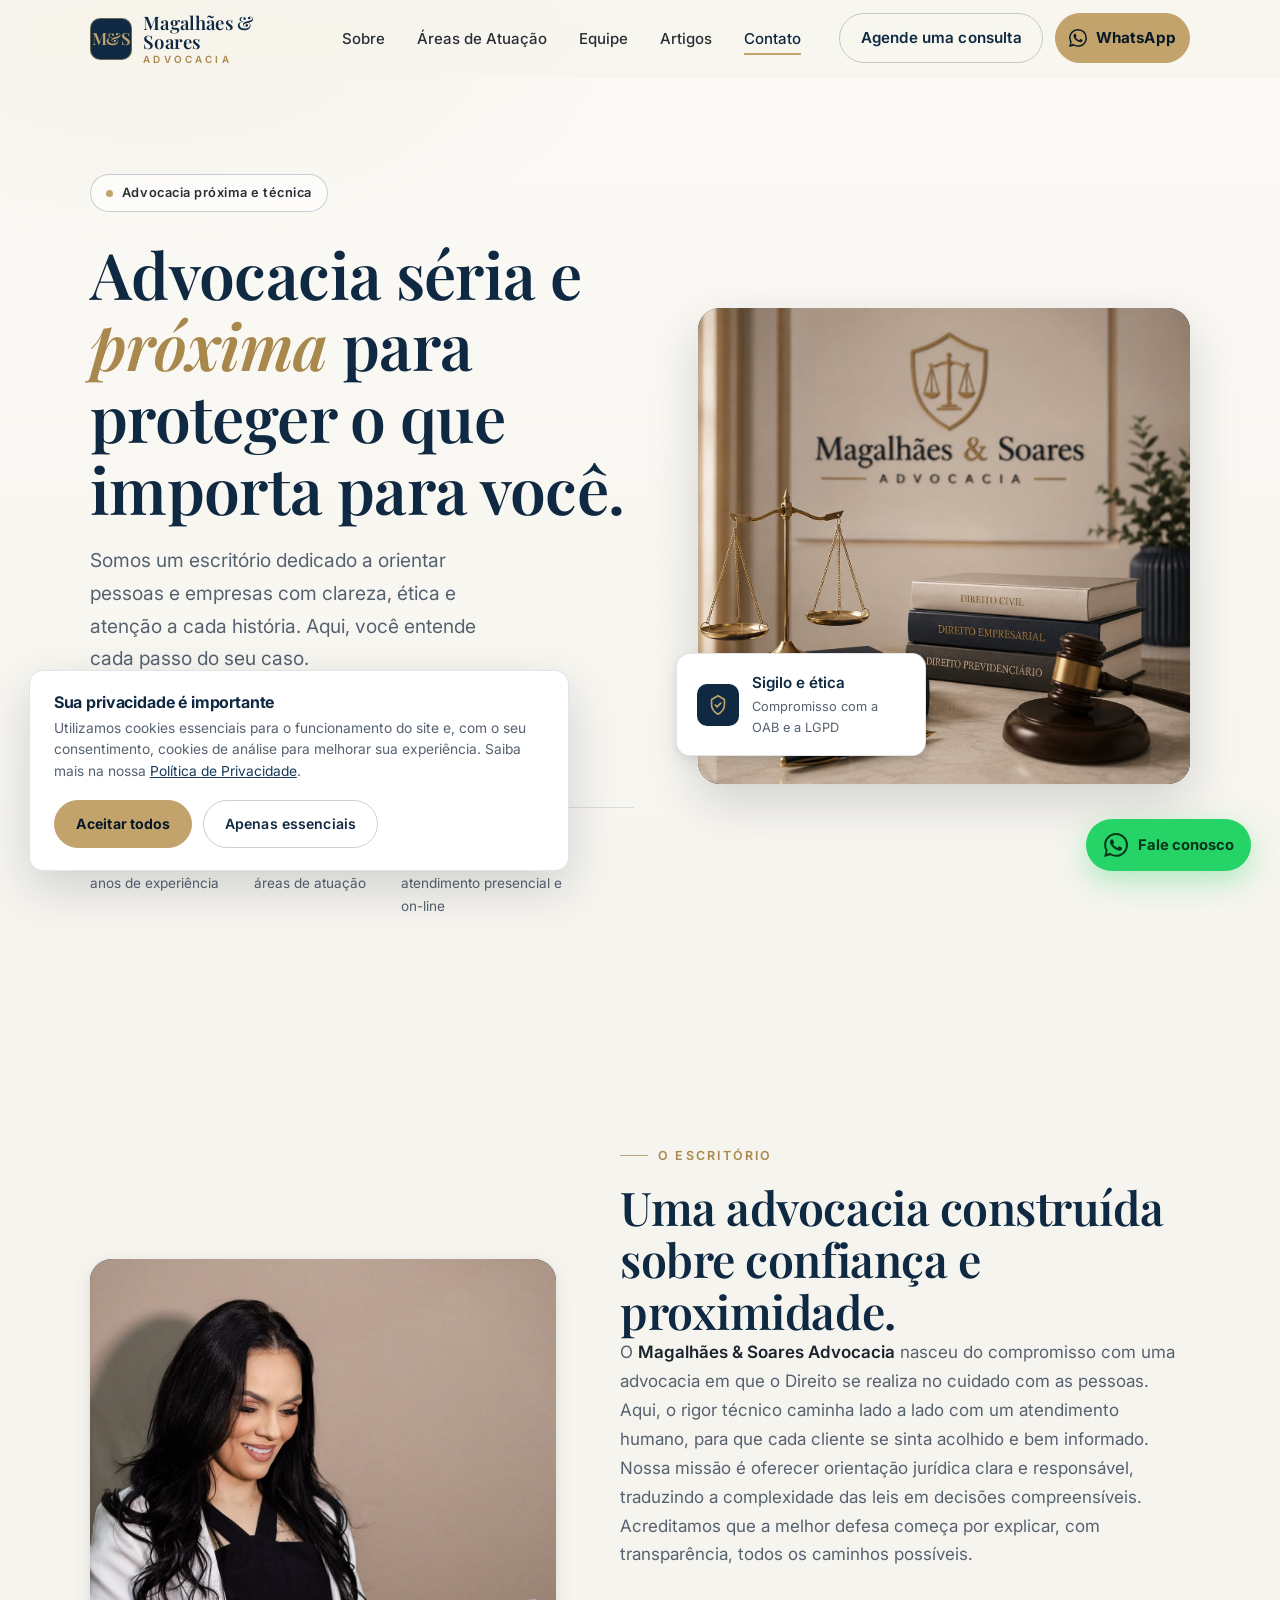
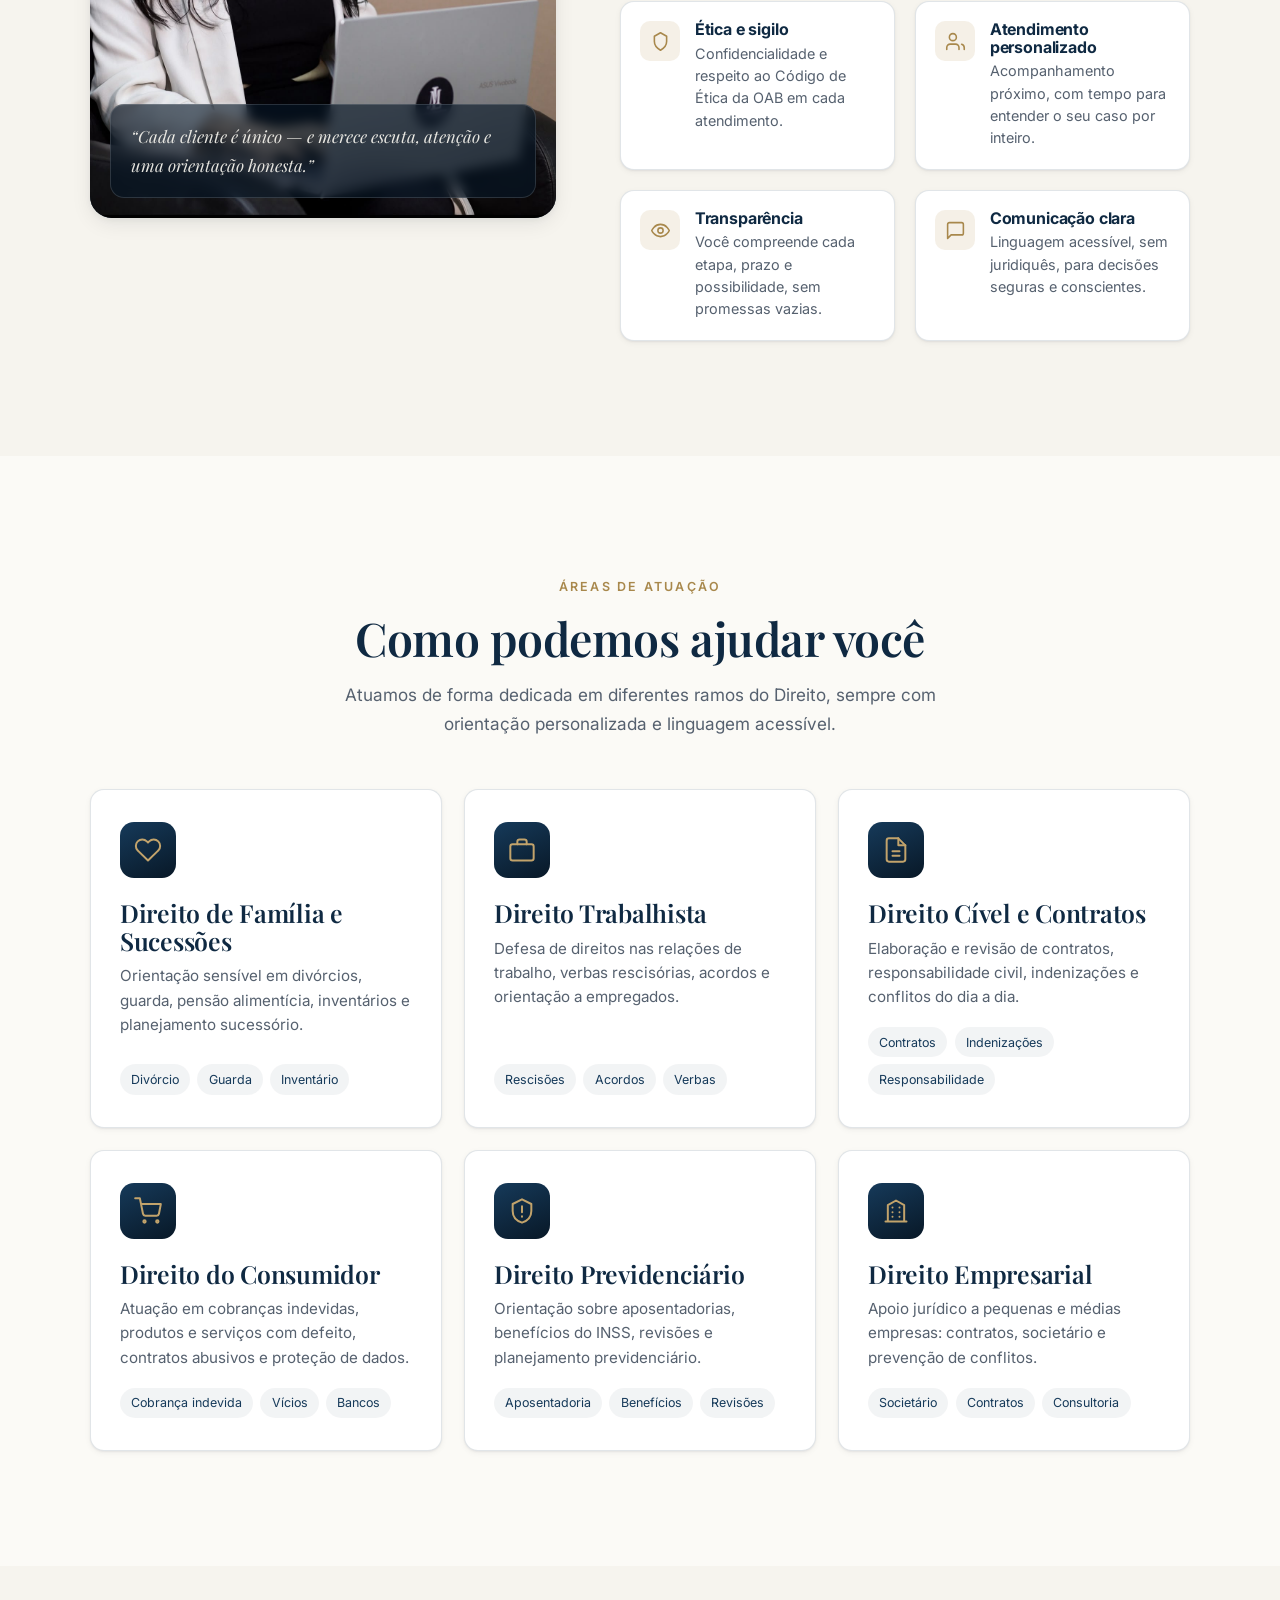
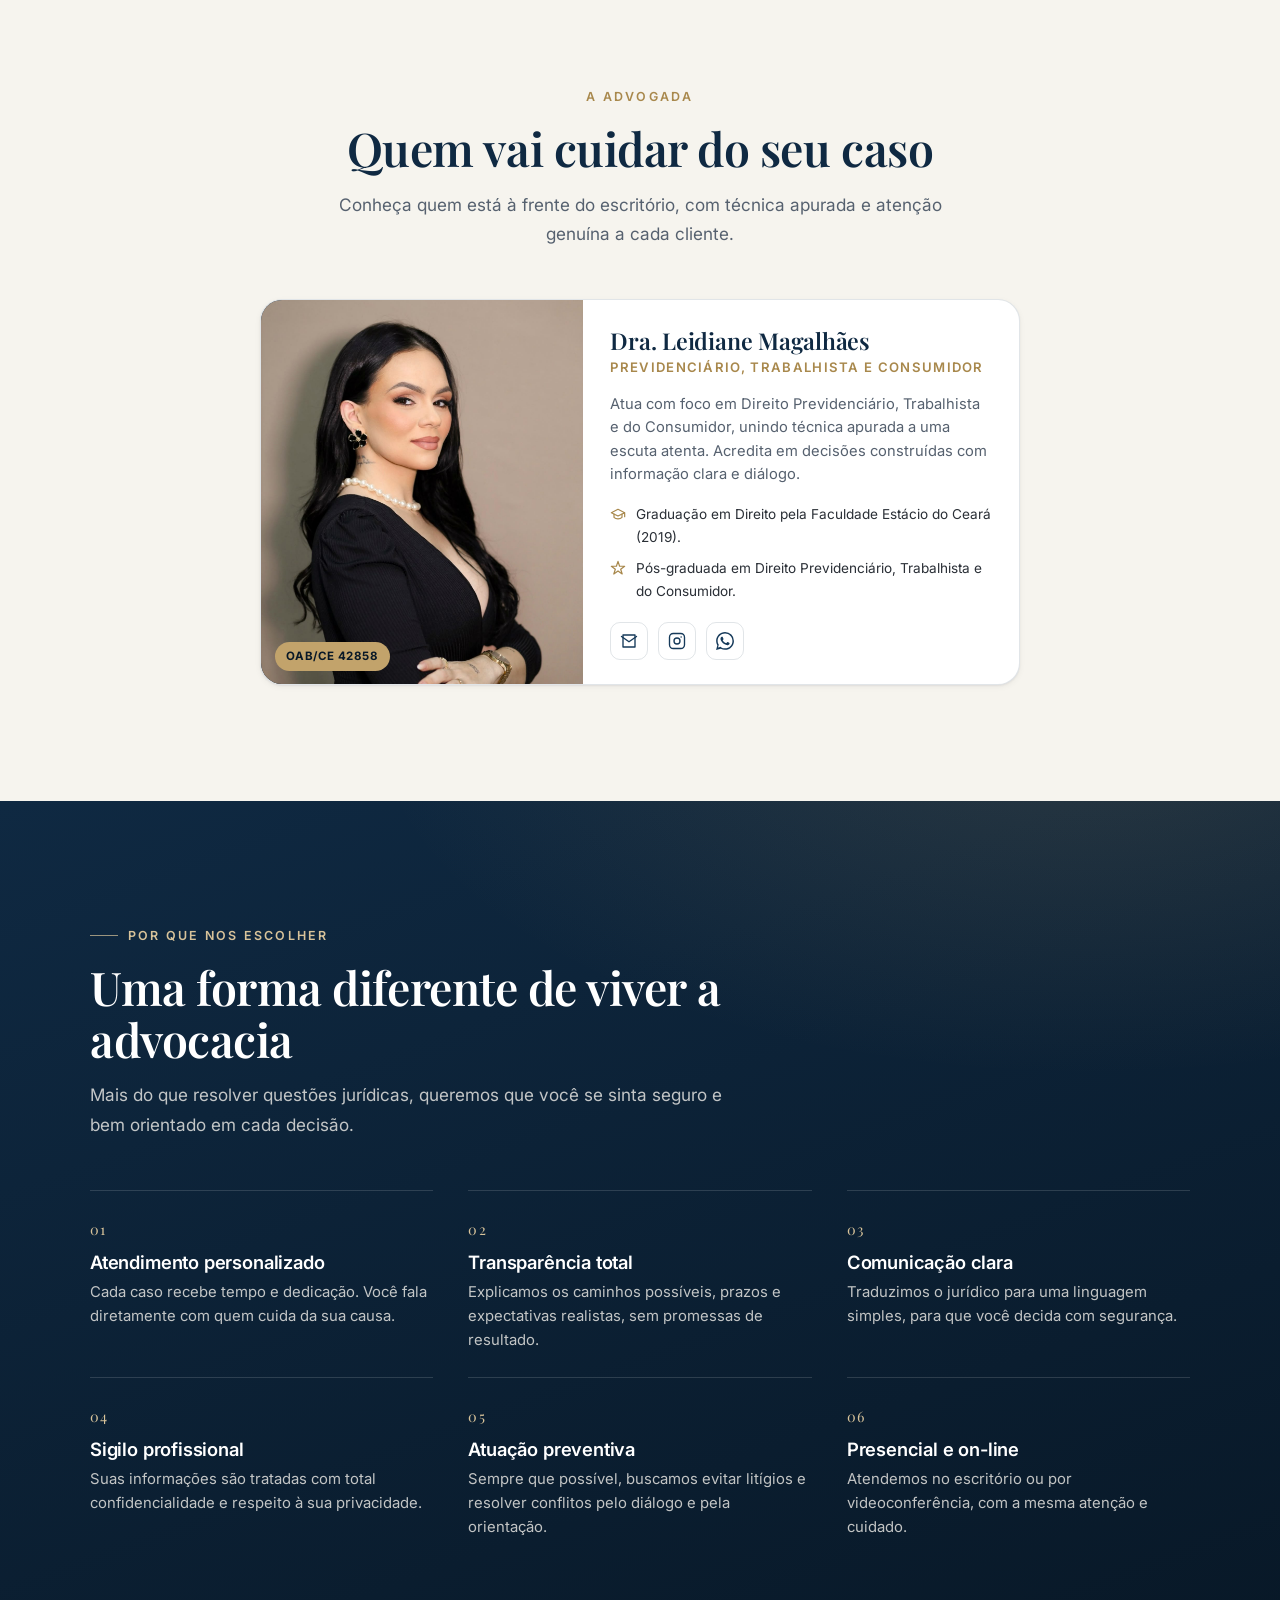
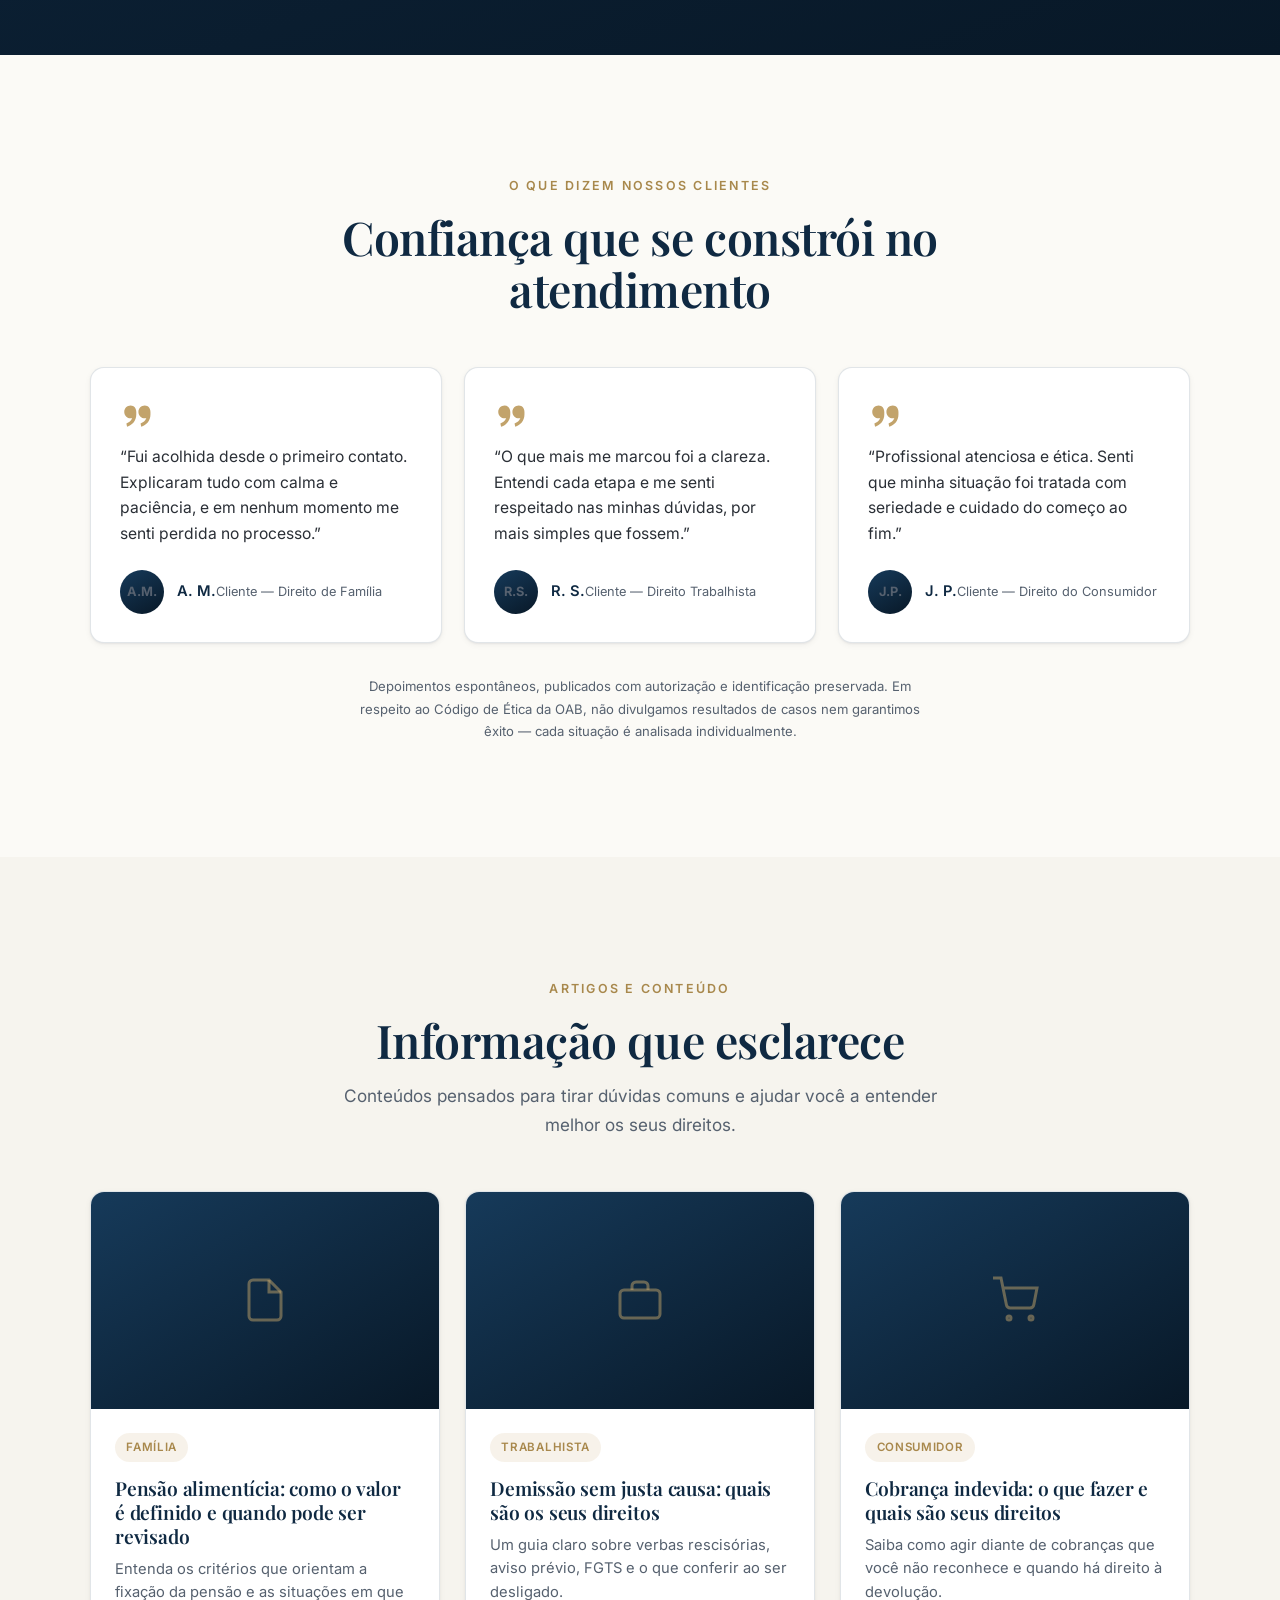
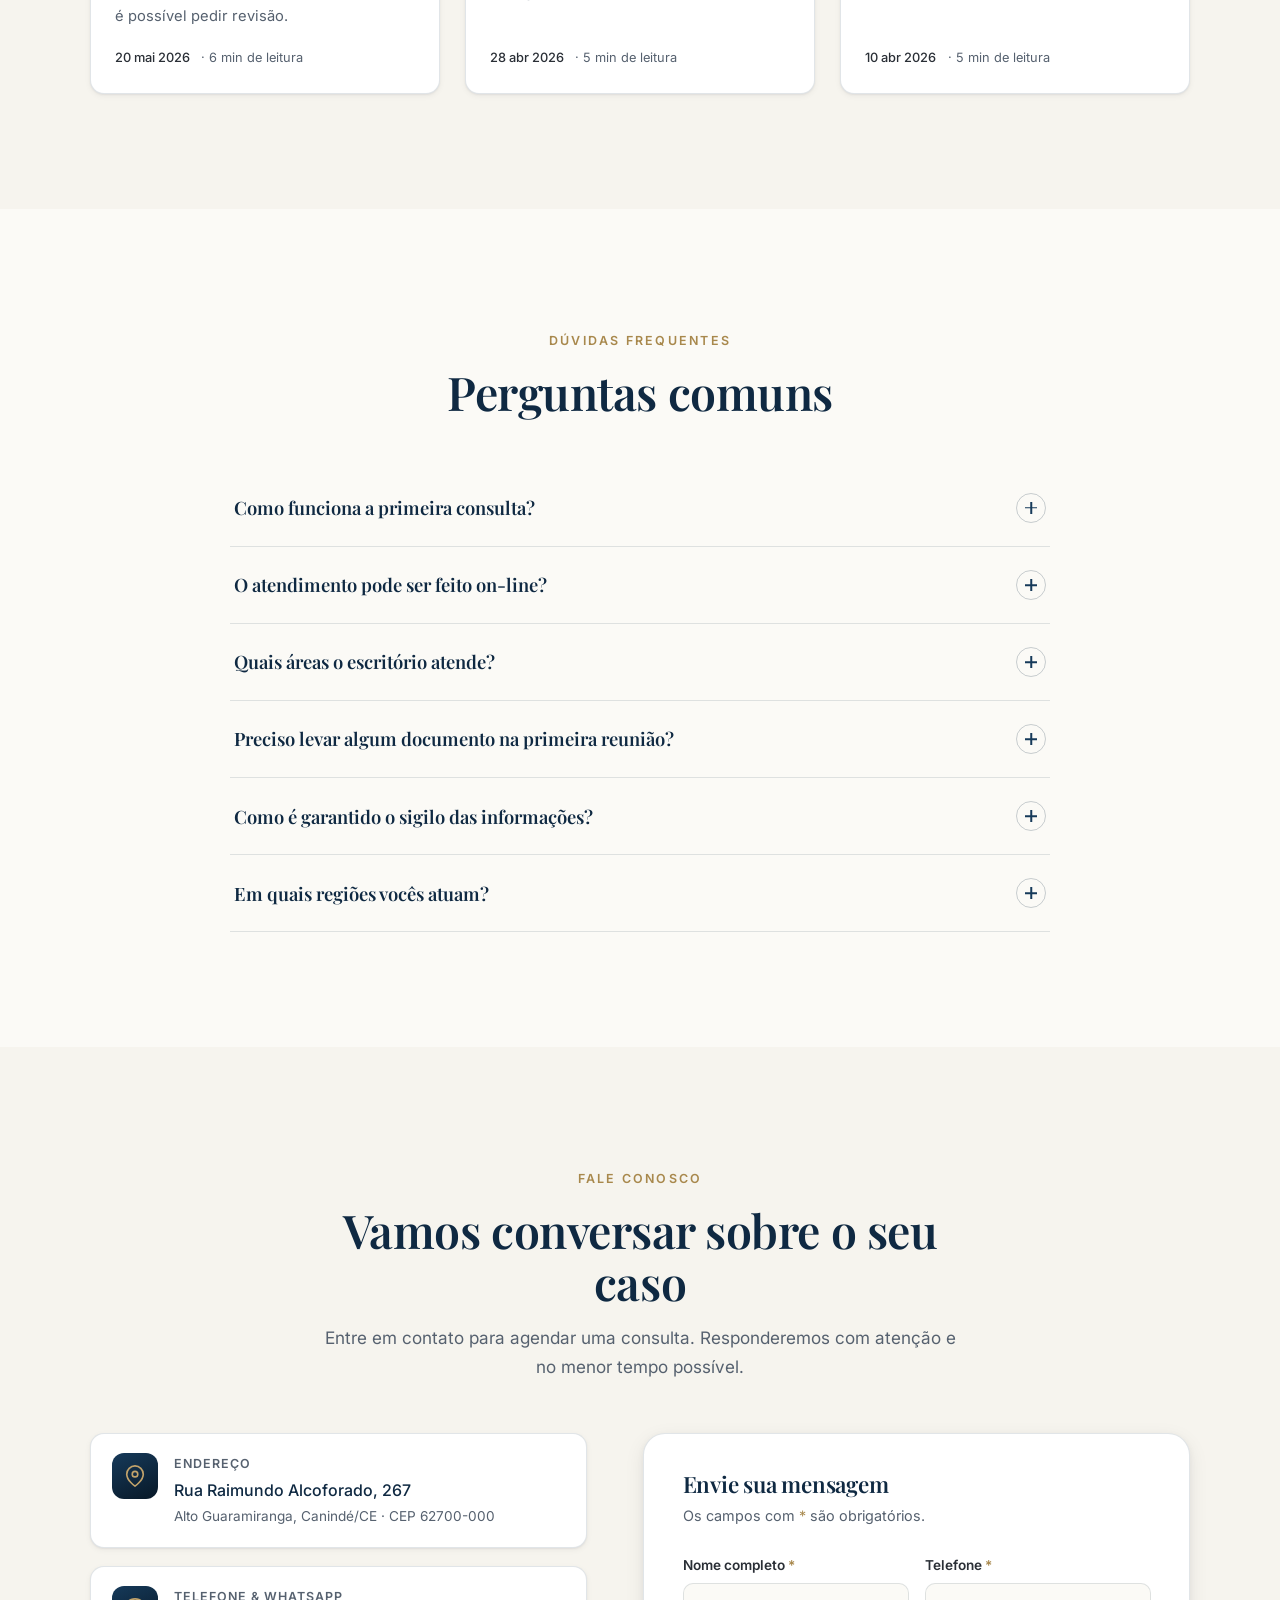
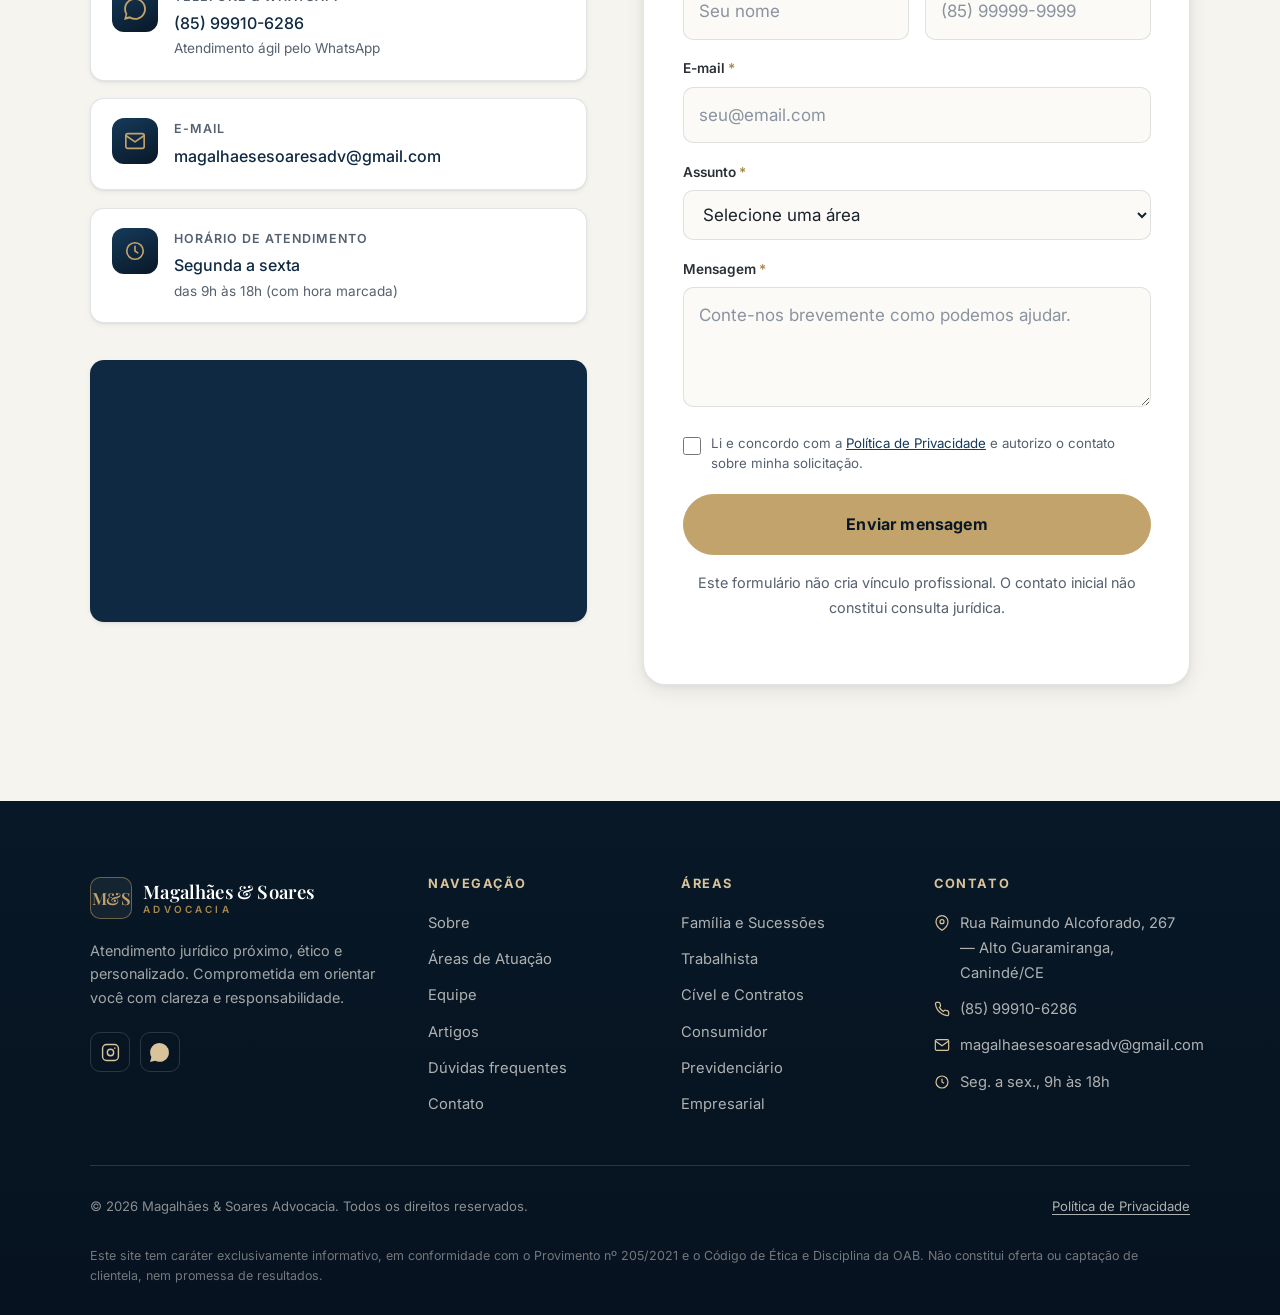
<file: index.html>
<!DOCTYPE html>
<html lang="pt-BR">
<head>
  <meta charset="UTF-8" />
  <meta name="viewport" content="width=device-width, initial-scale=1.0" />
  <meta name="theme-color" content="#0F2942" />

  <!-- ====================== SEO ====================== -->
  <title>Magalhães &amp; Soares Advocacia | Advogada em Canindé/CE</title>
  <meta name="description" content="Magalhães & Soares Advocacia: escritório com atendimento próximo, ético e personalizado em Canindé. Atuação em Direito de Família, Trabalhista, Cível, do Consumidor, Previdenciário e Empresarial. Agende uma consulta." />
  <meta name="keywords" content="advogada em Canindé, escritório de advocacia, advogada de família Canindé, advogada trabalhista, advogada cível, advogada previdenciária, consultoria jurídica" />
  <meta name="author" content="Magalhães & Soares Advocacia" />
  <meta name="robots" content="index, follow" />
  <link rel="canonical" href="https://www.magalhaesesoares.adv.br/" />

  <!-- Open Graph / redes sociais -->
  <meta property="og:type" content="website" />
  <meta property="og:locale" content="pt_BR" />
  <meta property="og:site_name" content="Magalhães & Soares Advocacia" />
  <meta property="og:title" content="Magalhães & Soares Advocacia | Advogada em Canindé/CE" />
  <meta property="og:description" content="Atendimento jurídico próximo, ético e personalizado. Áreas de Família, Trabalhista, Cível, Consumidor, Previdenciário e Empresarial." />
  <meta property="og:url" content="https://www.magalhaesesoares.adv.br/" />
  <meta property="og:image" content="https://www.magalhaesesoares.adv.br/assets/hero-institucional.jpg" />
  <meta name="twitter:card" content="summary_large_image" />
  <meta name="twitter:title" content="Magalhães & Soares Advocacia" />
  <meta name="twitter:description" content="Atendimento jurídico próximo, ético e personalizado em Canindé." />
  <meta name="twitter:image" content="https://www.magalhaesesoares.adv.br/assets/hero-institucional.jpg" />

  <!-- Ícones -->
  <link rel="icon" type="image/svg+xml" href="assets/favicon.svg" />
  <link rel="apple-touch-icon" href="assets/favicon.svg" />

  <!-- Fontes (com pré-conexão para desempenho) -->
  <link rel="preconnect" href="https://fonts.googleapis.com" />
  <link rel="preconnect" href="https://fonts.gstatic.com" crossorigin />
  <link rel="stylesheet" href="https://fonts.googleapis.com/css2?family=Inter:wght@400;500;600;700&family=Playfair+Display:ital,wght@0,500;0,600;0,700;1,500;1,600&display=swap" />

  <link rel="stylesheet" href="css/styles.css" />

  <!-- ============ Dados estruturados (Schema.org) ============ -->
  <script type="application/ld+json">
  {
    "@context": "https://schema.org",
    "@type": "LegalService",
    "name": "Magalhães & Soares Advocacia",
    "description": "Escritório de advocacia com atendimento próximo, ético e personalizado, com atuação em Direito de Família, Trabalhista, Cível, do Consumidor, Previdenciário e Empresarial.",
    "url": "https://www.magalhaesesoares.adv.br/",
    "image": "https://www.magalhaesesoares.adv.br/assets/hero-institucional.jpg",
    "logo": "https://www.magalhaesesoares.adv.br/assets/favicon.svg",
    "telephone": "+55-85-99910-6286",
    "email": "magalhaesesoaresadv@gmail.com",
    "priceRange": "$$",
    "areaServed": "Canindé e região",
    "address": {
      "@type": "PostalAddress",
      "streetAddress": "Rua Raimundo Alcoforado - 267",
      "addressLocality": "Canindé",
      "addressRegion": "CE",
      "postalCode": "62700-000",
      "addressCountry": "BR"
    },
    "openingHoursSpecification": [{
      "@type": "OpeningHoursSpecification",
      "dayOfWeek": ["Monday", "Tuesday", "Wednesday", "Thursday", "Friday"],
      "opens": "09:00",
      "closes": "18:00"
    }],
    "founder": {
      "@type": "Person", "name": "Leidiane Magalhães", "jobTitle": "Advogada", "identifier": "OAB/CE 42858"
    },
    "sameAs": [
      "https://www.instagram.com/magalhaesesoaresadvocacia/"
    ]
  }
  </script>
  <script type="application/ld+json">
  {
    "@context": "https://schema.org",
    "@type": "FAQPage",
    "mainEntity": [
      { "@type": "Question", "name": "Como funciona a primeira consulta?",
        "acceptedAnswer": { "@type": "Answer", "text": "A primeira consulta é um momento de escuta. Você relata sua situação, esclarece dúvidas e recebe uma orientação inicial sobre os caminhos possíveis. Pode ser presencial ou on-line, com agendamento prévio." } },
      { "@type": "Question", "name": "O atendimento pode ser on-line?",
        "acceptedAnswer": { "@type": "Answer", "text": "Sim. Realizamos atendimentos por videoconferência para clientes de outras cidades ou que prefiram a comodidade do atendimento remoto, com o mesmo cuidado do presencial." } },
      { "@type": "Question", "name": "Quais áreas o escritório atende?",
        "acceptedAnswer": { "@type": "Answer", "text": "Atuamos em Direito de Família e Sucessões, Trabalhista, Cível e Contratos, do Consumidor, Previdenciário e Empresarial." } },
      { "@type": "Question", "name": "Preciso levar algum documento na primeira reunião?",
        "acceptedAnswer": { "@type": "Answer", "text": "Sempre que possível, leve documentos pessoais e quaisquer papéis relacionados ao seu caso (contratos, notificações, comprovantes). Eles ajudam a compreender melhor a situação, mas não são obrigatórios para a primeira conversa." } },
      { "@type": "Question", "name": "Como é garantido o sigilo das informações?",
        "acceptedAnswer": { "@type": "Answer", "text": "O sigilo profissional é um dever ético e legal da advocacia. Tudo o que é compartilhado conosco é tratado com absoluta confidencialidade, em conformidade com o Estatuto da OAB e a LGPD." } }
    ]
  }
  </script>
</head>

<body>
  <a class="skip-link" href="#main">Ir para o conteúdo principal</a>

  <!-- ============================ HEADER ============================ -->
  <header class="site-header" id="topo">
    <div class="container">
      <a class="brand" href="#topo" aria-label="Magalhães e Soares Advocacia — Início">
        <span class="brand__mark" aria-hidden="true"><span>M&amp;S</span></span>
        <span class="brand__text">
          <span class="brand__name">Magalhães &amp; Soares</span>
          <span class="brand__sub">Advocacia</span>
        </span>
      </a>

      <nav class="nav" aria-label="Navegação principal">
        <a href="#sobre">Sobre</a>
        <a href="#areas">Áreas de Atuação</a>
        <a href="#equipe">Equipe</a>
        <a href="#blog">Artigos</a>
        <a href="#contato">Contato</a>
      </nav>

      <div class="header-cta">
        <a class="btn btn--ghost" href="#contato">Agende uma consulta</a>
        <a class="btn btn--gold" data-whatsapp href="#" aria-label="Falar pelo WhatsApp">
          <svg viewBox="0 0 24 24" fill="currentColor" aria-hidden="true"><path d="M.057 24l1.687-6.163a11.867 11.867 0 01-1.587-5.946C.16 5.335 5.495 0 12.05 0a11.82 11.82 0 018.413 3.488 11.82 11.82 0 013.48 8.414c-.003 6.557-5.338 11.892-11.893 11.892a11.9 11.9 0 01-5.688-1.448L.057 24zm6.597-3.807c1.676.995 3.276 1.591 5.392 1.592 5.448 0 9.886-4.434 9.889-9.885.002-5.462-4.415-9.89-9.881-9.892-5.452 0-9.887 4.434-9.889 9.884a9.86 9.86 0 001.516 5.26l-.999 3.648 3.972-1.027zm11.387-5.464c-.074-.124-.272-.198-.57-.347-.297-.149-1.758-.868-2.031-.967-.272-.099-.47-.149-.669.149-.198.297-.768.967-.941 1.165-.173.198-.347.223-.644.074-.297-.149-1.255-.462-2.39-1.475-.883-.788-1.48-1.761-1.653-2.059-.173-.297-.018-.458.13-.606.134-.133.297-.347.446-.521.151-.172.2-.296.3-.495.099-.198.05-.372-.025-.521-.075-.148-.669-1.611-.916-2.206-.242-.579-.487-.501-.669-.51l-.57-.01c-.198 0-.52.074-.792.372s-1.04 1.016-1.04 2.479 1.065 2.876 1.213 3.074c.149.198 2.096 3.2 5.077 4.487.71.306 1.263.489 1.694.626.712.226 1.36.194 1.872.118.571-.085 1.758-.719 2.006-1.413.248-.694.248-1.289.173-1.413z"/></svg>
          WhatsApp
        </a>
      </div>

      <button class="nav-toggle" type="button" aria-label="Abrir menu" aria-expanded="false" aria-controls="mobile-menu">
        <span aria-hidden="true"></span>
      </button>
    </div>
  </header>

  <!-- Menu mobile -->
  <div class="mobile-menu" id="mobile-menu">
    <nav aria-label="Navegação principal (mobile)">
      <a href="#sobre">Sobre</a>
      <a href="#areas">Áreas de Atuação</a>
      <a href="#equipe">Equipe</a>
      <a href="#diferenciais">Diferenciais</a>
      <a href="#blog">Artigos</a>
      <a href="#faq">Dúvidas</a>
      <a href="#contato">Contato</a>
    </nav>
    <div class="mobile-menu__cta">
      <a class="btn btn--gold btn--block" data-whatsapp href="#">Falar pelo WhatsApp</a>
      <a class="btn btn--ghost btn--block" href="#contato">Agende uma consulta</a>
    </div>
  </div>

  <main id="main">

    <!-- ============================== HERO ============================== -->
    <section class="hero" aria-labelledby="hero-title">
      <div class="container">
        <div class="hero__grid">
          <div class="hero__content">
            <span class="hero__badge reveal"><span class="dot" aria-hidden="true"></span> Advocacia próxima e técnica</span>
            <h1 id="hero-title" class="reveal" data-delay="1">
              Advocacia séria e <span class="accent">próxima</span> para proteger o que importa para você.
            </h1>
            <p class="hero__lead reveal" data-delay="2">
              Somos um escritório dedicado a orientar pessoas e empresas com clareza, ética e atenção a
              cada história. Aqui, você entende cada passo do seu caso.
            </p>
            <div class="hero__actions reveal" data-delay="3">
              <a class="btn btn--gold btn--lg" href="#contato">Agende uma consulta</a>
              <a class="btn btn--ghost btn--lg" href="#areas">Áreas de atuação</a>
            </div>
            <dl class="hero__trust reveal" data-delay="4">
              <div><dt>+10</dt><dd>anos de experiência</dd></div>
              <div><dt>6</dt><dd>áreas de atuação</dd></div>
              <div><dt>100%</dt><dd>atendimento presencial e on-line</dd></div>
            </dl>
          </div>

          <div class="hero__visual reveal" data-delay="2">
            <figure class="hero__card">
              <!-- Imagem institucional (proporção ≈1:1). Para trocar, use imagem com proporção semelhante. -->
              <img class="hero__photo" src="assets/hero-institucional.jpg" alt="Identidade do escritório Magalhães & Soares Advocacia: balança da justiça, livros jurídicos e martelo" width="1275" height="1233" />
            </figure>
            <div class="hero__seal" aria-hidden="false">
              <span class="icon"><svg viewBox="0 0 24 24" fill="none" stroke="currentColor" stroke-width="1.8" stroke-linecap="round" stroke-linejoin="round"><path d="M12 2l7 4v6c0 4.4-3 7.7-7 10-4-2.3-7-5.6-7-10V6z"/><path d="M9 12l2 2 4-4"/></svg></span>
              <span><strong>Sigilo e ética</strong><span>Compromisso com a OAB e a LGPD</span></span>
            </div>
          </div>
        </div>
      </div>
    </section>

    <!-- ============================== SOBRE ============================== -->
    <section class="section" id="sobre" aria-labelledby="sobre-title">
      <div class="container about__grid">
        <div class="about__media reveal">
          <img src="assets/sobre-escritorio.jpg" alt="Dra. Leidiane Magalhães trabalhando no escritório Magalhães & Soares Advocacia" width="1280" height="1600" loading="lazy" />
          <figure class="about__quote">
            <p>“Cada cliente é único — e merece escuta, atenção e uma orientação honesta.”</p>
          </figure>
        </div>

        <div class="about__content reveal" data-delay="1">
          <span class="eyebrow">O escritório</span>
          <h2 id="sobre-title">Uma advocacia construída sobre confiança e proximidade.</h2>
          <p>
            O <strong>Magalhães &amp; Soares Advocacia</strong> nasceu do compromisso com uma advocacia em que o
            Direito se realiza no cuidado com as pessoas. Aqui, o rigor técnico caminha lado a lado com um
            atendimento humano, para que cada cliente se sinta acolhido e bem informado.
          </p>
          <p>
            Nossa missão é oferecer orientação jurídica clara e responsável, traduzindo a complexidade das leis
            em decisões compreensíveis. Acreditamos que a melhor defesa começa por explicar, com transparência,
            todos os caminhos possíveis.
          </p>

          <div class="values">
            <div class="value">
              <span class="icon" aria-hidden="true"><svg viewBox="0 0 24 24" fill="none" stroke="currentColor" stroke-width="1.8" stroke-linecap="round" stroke-linejoin="round"><path d="M12 2l7 4v6c0 4.4-3 7.7-7 10-4-2.3-7-5.6-7-10V6z"/></svg></span>
              <div><h3>Ética e sigilo</h3><p>Confidencialidade e respeito ao Código de Ética da OAB em cada atendimento.</p></div>
            </div>
            <div class="value">
              <span class="icon" aria-hidden="true"><svg viewBox="0 0 24 24" fill="none" stroke="currentColor" stroke-width="1.8" stroke-linecap="round" stroke-linejoin="round"><path d="M16 21v-2a4 4 0 00-4-4H6a4 4 0 00-4 4v2"/><circle cx="9" cy="7" r="4"/><path d="M22 21v-2a4 4 0 00-3-3.87"/></svg></span>
              <div><h3>Atendimento personalizado</h3><p>Acompanhamento próximo, com tempo para entender o seu caso por inteiro.</p></div>
            </div>
            <div class="value">
              <span class="icon" aria-hidden="true"><svg viewBox="0 0 24 24" fill="none" stroke="currentColor" stroke-width="1.8" stroke-linecap="round" stroke-linejoin="round"><path d="M2 12s3-7 10-7 10 7 10 7-3 7-10 7-10-7-10-7z"/><circle cx="12" cy="12" r="3"/></svg></span>
              <div><h3>Transparência</h3><p>Você compreende cada etapa, prazo e possibilidade, sem promessas vazias.</p></div>
            </div>
            <div class="value">
              <span class="icon" aria-hidden="true"><svg viewBox="0 0 24 24" fill="none" stroke="currentColor" stroke-width="1.8" stroke-linecap="round" stroke-linejoin="round"><path d="M21 15a2 2 0 01-2 2H7l-4 4V5a2 2 0 012-2h14a2 2 0 012 2z"/></svg></span>
              <div><h3>Comunicação clara</h3><p>Linguagem acessível, sem juridiquês, para decisões seguras e conscientes.</p></div>
            </div>
          </div>
        </div>
      </div>
    </section>

    <!-- ======================= ÁREAS DE ATUAÇÃO ======================= -->
    <section class="section section--cream" id="areas" aria-labelledby="areas-title">
      <div class="container">
        <div class="section-head section-head--center reveal">
          <span class="eyebrow">Áreas de atuação</span>
          <h2 id="areas-title">Como podemos ajudar você</h2>
          <p>Atuamos de forma dedicada em diferentes ramos do Direito, sempre com orientação personalizada e linguagem acessível.</p>
        </div>

        <div class="areas-grid">
          <article class="area-card reveal">
            <span class="area-card__icon" aria-hidden="true"><svg viewBox="0 0 24 24" fill="none" stroke="currentColor" stroke-width="1.7" stroke-linecap="round" stroke-linejoin="round"><path d="M20.8 4.6a5.5 5.5 0 00-7.8 0L12 5.6l-1-1a5.5 5.5 0 10-7.8 7.8l1 1L12 21l7.8-7.6 1-1a5.5 5.5 0 000-7.8z"/></svg></span>
            <h3>Direito de Família e Sucessões</h3>
            <p>Orientação sensível em divórcios, guarda, pensão alimentícia, inventários e planejamento sucessório.</p>
            <ul class="area-card__list"><li>Divórcio</li><li>Guarda</li><li>Inventário</li></ul>
          </article>

          <article class="area-card reveal" data-delay="1">
            <span class="area-card__icon" aria-hidden="true"><svg viewBox="0 0 24 24" fill="none" stroke="currentColor" stroke-width="1.7" stroke-linecap="round" stroke-linejoin="round"><rect x="2" y="7" width="20" height="14" rx="2"/><path d="M8 7V5a2 2 0 012-2h4a2 2 0 012 2v2"/></svg></span>
            <h3>Direito Trabalhista</h3>
            <p>Defesa de direitos nas relações de trabalho, verbas rescisórias, acordos e orientação a empregados.</p>
            <ul class="area-card__list"><li>Rescisões</li><li>Acordos</li><li>Verbas</li></ul>
          </article>

          <article class="area-card reveal" data-delay="2">
            <span class="area-card__icon" aria-hidden="true"><svg viewBox="0 0 24 24" fill="none" stroke="currentColor" stroke-width="1.7" stroke-linecap="round" stroke-linejoin="round"><path d="M14 2H6a2 2 0 00-2 2v16a2 2 0 002 2h12a2 2 0 002-2V8z"/><path d="M14 2v6h6M9 13h6M9 17h6"/></svg></span>
            <h3>Direito Cível e Contratos</h3>
            <p>Elaboração e revisão de contratos, responsabilidade civil, indenizações e conflitos do dia a dia.</p>
            <ul class="area-card__list"><li>Contratos</li><li>Indenizações</li><li>Responsabilidade</li></ul>
          </article>

          <article class="area-card reveal">
            <span class="area-card__icon" aria-hidden="true"><svg viewBox="0 0 24 24" fill="none" stroke="currentColor" stroke-width="1.7" stroke-linecap="round" stroke-linejoin="round"><circle cx="9" cy="21" r="1"/><circle cx="20" cy="21" r="1"/><path d="M1 1h4l2.7 13.4a2 2 0 002 1.6h9.7a2 2 0 002-1.6L23 6H6"/></svg></span>
            <h3>Direito do Consumidor</h3>
            <p>Atuação em cobranças indevidas, produtos e serviços com defeito, contratos abusivos e proteção de dados.</p>
            <ul class="area-card__list"><li>Cobrança indevida</li><li>Vícios</li><li>Bancos</li></ul>
          </article>

          <article class="area-card reveal" data-delay="1">
            <span class="area-card__icon" aria-hidden="true"><svg viewBox="0 0 24 24" fill="none" stroke="currentColor" stroke-width="1.7" stroke-linecap="round" stroke-linejoin="round"><path d="M12 2l8 4v6c0 5-3.5 8.5-8 10-4.5-1.5-8-5-8-10V6z"/><path d="M12 8v5M12 16.5v.5"/></svg></span>
            <h3>Direito Previdenciário</h3>
            <p>Orientação sobre aposentadorias, benefícios do INSS, revisões e planejamento previdenciário.</p>
            <ul class="area-card__list"><li>Aposentadoria</li><li>Benefícios</li><li>Revisões</li></ul>
          </article>

          <article class="area-card reveal" data-delay="2">
            <span class="area-card__icon" aria-hidden="true"><svg viewBox="0 0 24 24" fill="none" stroke="currentColor" stroke-width="1.7" stroke-linecap="round" stroke-linejoin="round"><path d="M3 21h18M5 21V7l7-4 7 4v14M9 9h.01M15 9h.01M9 13h.01M15 13h.01M9 17h.01M15 17h.01"/></svg></span>
            <h3>Direito Empresarial</h3>
            <p>Apoio jurídico a pequenas e médias empresas: contratos, societário e prevenção de conflitos.</p>
            <ul class="area-card__list"><li>Societário</li><li>Contratos</li><li>Consultoria</li></ul>
          </article>
        </div>
      </div>
    </section>

    <!-- ============================== EQUIPE ============================== -->
    <section class="section" id="equipe" aria-labelledby="equipe-title">
      <div class="container">
        <div class="section-head section-head--center reveal">
          <span class="eyebrow">A advogada</span>
          <h2 id="equipe-title">Quem vai cuidar do seu caso</h2>
          <p>Conheça quem está à frente do escritório, com técnica apurada e atenção genuína a cada cliente.</p>
        </div>

        <div class="team-grid team-grid--single">
          <!-- Advogada (sócia-fundadora). A segunda advogada será incluída assim que obtiver a inscrição na OAB. -->
          <article class="lawyer reveal">
            <div class="lawyer__photo">
              <img src="assets/advogada-magalhaes.jpg" alt="Retrato profissional da Dra. Leidiane Magalhães" width="1238" height="1600" loading="lazy" />
              <span class="lawyer__oab">OAB/CE 42858</span>
            </div>
            <div class="lawyer__body">
              <h3 class="lawyer__name">Dra. Leidiane Magalhães</h3>
              <span class="lawyer__role">Previdenciário, Trabalhista e Consumidor</span>
              <p>
                Atua com foco em Direito Previdenciário, Trabalhista e do Consumidor, unindo técnica apurada
                a uma escuta atenta. Acredita em decisões construídas com informação clara e diálogo.
              </p>
              <ul class="lawyer__meta">
                <li><svg viewBox="0 0 24 24" fill="none" stroke="currentColor" stroke-width="1.8" stroke-linecap="round" stroke-linejoin="round"><path d="M22 10v6M2 10l10-5 10 5-10 5z"/><path d="M6 12v5c3 3 9 3 12 0v-5"/></svg> Graduação em Direito pela Faculdade Estácio do Ceará (2019).</li>
                <li><svg viewBox="0 0 24 24" fill="none" stroke="currentColor" stroke-width="1.8" stroke-linecap="round" stroke-linejoin="round"><path d="M12 2l2.4 7.4H22l-6 4.5 2.3 7.1-6.3-4.6L5.7 21 8 13.9 2 9.4h7.6z"/></svg> Pós-graduada em Direito Previdenciário, Trabalhista e do Consumidor.</li>
              </ul>
              <div class="lawyer__links">
                <a href="#contato" aria-label="Falar com a Dra. Leidiane Magalhães"><svg viewBox="0 0 24 24" fill="none" stroke="currentColor" stroke-width="1.8" stroke-linecap="round" stroke-linejoin="round"><path d="M4 4h16v16H4z" fill="none"/><path d="M22 6l-10 7L2 6"/></svg></a>
                <a href="https://www.instagram.com/magalhaesesoaresadvocacia/" target="_blank" rel="noopener" aria-label="Instagram de Leidiane Magalhães"><svg viewBox="0 0 24 24" fill="none" stroke="currentColor" stroke-width="1.8"><rect x="2" y="2" width="20" height="20" rx="5"/><circle cx="12" cy="12" r="4"/><circle cx="17.5" cy="6.5" r="1" fill="currentColor" stroke="none"/></svg></a>
                <a data-whatsapp href="#" aria-label="WhatsApp do escritório"><svg viewBox="0 0 24 24" fill="currentColor"><path d="M.057 24l1.687-6.163a11.867 11.867 0 01-1.587-5.946C.16 5.335 5.495 0 12.05 0a11.82 11.82 0 018.413 3.488 11.82 11.82 0 013.48 8.414c-.003 6.557-5.338 11.892-11.893 11.892a11.9 11.9 0 01-5.688-1.448L.057 24zm6.597-3.807c1.676.995 3.276 1.591 5.392 1.592 5.448 0 9.886-4.434 9.889-9.885.002-5.462-4.415-9.89-9.881-9.892-5.452 0-9.887 4.434-9.889 9.884a9.86 9.86 0 001.516 5.26l-.999 3.648 3.972-1.027zm11.387-5.464c-.074-.124-.272-.198-.57-.347-.297-.149-1.758-.868-2.031-.967-.272-.099-.47-.149-.669.149-.198.297-.768.967-.941 1.165-.173.198-.347.223-.644.074-.297-.149-1.255-.462-2.39-1.475-.883-.788-1.48-1.761-1.653-2.059-.173-.297-.018-.458.13-.606.134-.133.297-.347.446-.521.151-.172.2-.296.3-.495.099-.198.05-.372-.025-.521-.075-.148-.669-1.611-.916-2.206-.242-.579-.487-.501-.669-.51l-.57-.01c-.198 0-.52.074-.792.372s-1.04 1.016-1.04 2.479 1.065 2.876 1.213 3.074c.149.198 2.096 3.2 5.077 4.487.71.306 1.263.489 1.694.626.712.226 1.36.194 1.872.118.571-.085 1.758-.719 2.006-1.413.248-.694.248-1.289.173-1.413z"/></svg></a>
              </div>
            </div>
          </article>
        </div>
      </div>
    </section>

    <!-- ======================= DIFERENCIAIS ======================= -->
    <section class="section section--navy" id="diferenciais" aria-labelledby="dif-title">
      <div class="container">
        <div class="section-head reveal">
          <span class="eyebrow">Por que nos escolher</span>
          <h2 id="dif-title">Uma forma diferente de viver a advocacia</h2>
          <p>Mais do que resolver questões jurídicas, queremos que você se sinta seguro e bem orientado em cada decisão.</p>
        </div>

        <div class="features">
          <div class="feature reveal">
            <span class="feature__num">01</span>
            <h3>Atendimento personalizado</h3>
            <p>Cada caso recebe tempo e dedicação. Você fala diretamente com quem cuida da sua causa.</p>
          </div>
          <div class="feature reveal" data-delay="1">
            <span class="feature__num">02</span>
            <h3>Transparência total</h3>
            <p>Explicamos os caminhos possíveis, prazos e expectativas realistas, sem promessas de resultado.</p>
          </div>
          <div class="feature reveal" data-delay="2">
            <span class="feature__num">03</span>
            <h3>Comunicação clara</h3>
            <p>Traduzimos o jurídico para uma linguagem simples, para que você decida com segurança.</p>
          </div>
          <div class="feature reveal">
            <span class="feature__num">04</span>
            <h3>Sigilo profissional</h3>
            <p>Suas informações são tratadas com total confidencialidade e respeito à sua privacidade.</p>
          </div>
          <div class="feature reveal" data-delay="1">
            <span class="feature__num">05</span>
            <h3>Atuação preventiva</h3>
            <p>Sempre que possível, buscamos evitar litígios e resolver conflitos pelo diálogo e pela orientação.</p>
          </div>
          <div class="feature reveal" data-delay="2">
            <span class="feature__num">06</span>
            <h3>Presencial e on-line</h3>
            <p>Atendemos no escritório ou por videoconferência, com a mesma atenção e cuidado.</p>
          </div>
        </div>
      </div>
    </section>

    <!-- ======================= DEPOIMENTOS ======================= -->
    <section class="section section--cream" id="depoimentos" aria-labelledby="dep-title">
      <div class="container">
        <div class="section-head section-head--center reveal">
          <span class="eyebrow">O que dizem nossos clientes</span>
          <h2 id="dep-title">Confiança que se constrói no atendimento</h2>
        </div>

        <div class="testimonials-grid">
          <figure class="testimonial reveal">
            <span class="testimonial__quote-icon" aria-hidden="true"><svg viewBox="0 0 24 24" fill="currentColor"><path d="M7.5 6C5 6 3 8 3 10.5S5 15 7.5 15c.4 0 .8 0 1.1-.1-.7 1.9-2.3 3.3-4.1 3.8L5 21c3.6-.9 6.5-4.3 6.5-8.6V10.5C11.5 8 9.9 6 7.5 6zm10 0C15 6 13 8 13 10.5s2 4.5 4.5 4.5c.4 0 .8 0 1.1-.1-.7 1.9-2.3 3.3-4.1 3.8L15 21c3.6-.9 6.5-4.3 6.5-8.6V10.5C21.5 8 19.9 6 17.5 6z"/></svg></span>
            <blockquote><p>“Fui acolhida desde o primeiro contato. Explicaram tudo com calma e paciência, e em nenhum momento me senti perdida no processo.”</p></blockquote>
            <figcaption class="testimonial__author">
              <span class="testimonial__avatar" aria-hidden="true">A.M.</span>
              <span><strong>A. M.</strong><span>Cliente — Direito de Família</span></span>
            </figcaption>
          </figure>

          <figure class="testimonial reveal" data-delay="1">
            <span class="testimonial__quote-icon" aria-hidden="true"><svg viewBox="0 0 24 24" fill="currentColor"><path d="M7.5 6C5 6 3 8 3 10.5S5 15 7.5 15c.4 0 .8 0 1.1-.1-.7 1.9-2.3 3.3-4.1 3.8L5 21c3.6-.9 6.5-4.3 6.5-8.6V10.5C11.5 8 9.9 6 7.5 6zm10 0C15 6 13 8 13 10.5s2 4.5 4.5 4.5c.4 0 .8 0 1.1-.1-.7 1.9-2.3 3.3-4.1 3.8L15 21c3.6-.9 6.5-4.3 6.5-8.6V10.5C21.5 8 19.9 6 17.5 6z"/></svg></span>
            <blockquote><p>“O que mais me marcou foi a clareza. Entendi cada etapa e me senti respeitado nas minhas dúvidas, por mais simples que fossem.”</p></blockquote>
            <figcaption class="testimonial__author">
              <span class="testimonial__avatar" aria-hidden="true">R.S.</span>
              <span><strong>R. S.</strong><span>Cliente — Direito Trabalhista</span></span>
            </figcaption>
          </figure>

          <figure class="testimonial reveal" data-delay="2">
            <span class="testimonial__quote-icon" aria-hidden="true"><svg viewBox="0 0 24 24" fill="currentColor"><path d="M7.5 6C5 6 3 8 3 10.5S5 15 7.5 15c.4 0 .8 0 1.1-.1-.7 1.9-2.3 3.3-4.1 3.8L5 21c3.6-.9 6.5-4.3 6.5-8.6V10.5C11.5 8 9.9 6 7.5 6zm10 0C15 6 13 8 13 10.5s2 4.5 4.5 4.5c.4 0 .8 0 1.1-.1-.7 1.9-2.3 3.3-4.1 3.8L15 21c3.6-.9 6.5-4.3 6.5-8.6V10.5C21.5 8 19.9 6 17.5 6z"/></svg></span>
            <blockquote><p>“Profissional atenciosa e ética. Senti que minha situação foi tratada com seriedade e cuidado do começo ao fim.”</p></blockquote>
            <figcaption class="testimonial__author">
              <span class="testimonial__avatar" aria-hidden="true">J.P.</span>
              <span><strong>J. P.</strong><span>Cliente — Direito do Consumidor</span></span>
            </figcaption>
          </figure>
        </div>

        <p class="ethics-note">
          Depoimentos espontâneos, publicados com autorização e identificação preservada. Em respeito ao Código de Ética
          da OAB, não divulgamos resultados de casos nem garantimos êxito — cada situação é analisada individualmente.
        </p>
      </div>
    </section>

    <!-- ============================== BLOG ============================== -->
    <section class="section" id="blog" aria-labelledby="blog-title">
      <div class="container">
        <div class="section-head section-head--center reveal">
          <span class="eyebrow">Artigos e conteúdo</span>
          <h2 id="blog-title">Informação que esclarece</h2>
          <p>Conteúdos pensados para tirar dúvidas comuns e ajudar você a entender melhor os seus direitos.</p>
        </div>

        <div class="posts-grid">
          <article class="post-card reveal">
            <div class="post-card__media">
              <svg viewBox="0 0 24 24" fill="none" stroke="currentColor" stroke-width="1.5" aria-hidden="true"><path d="M14 2H6a2 2 0 00-2 2v16a2 2 0 002 2h12a2 2 0 002-2V8z"/><path d="M14 2v6h6"/></svg>
            </div>
            <div class="post-card__body">
              <span class="post-card__tag">Família</span>
              <h3><a href="artigos/pensao-alimenticia-como-funciona.html">Pensão alimentícia: como o valor é definido e quando pode ser revisado</a></h3>
              <p class="post-card__excerpt">Entenda os critérios que orientam a fixação da pensão e as situações em que é possível pedir revisão.</p>
              <div class="post-card__meta"><time datetime="2026-05-20">20 mai 2026</time> · 6 min de leitura</div>
            </div>
          </article>

          <article class="post-card reveal" data-delay="1">
            <div class="post-card__media">
              <svg viewBox="0 0 24 24" fill="none" stroke="currentColor" stroke-width="1.5" aria-hidden="true"><rect x="2" y="7" width="20" height="14" rx="2"/><path d="M8 7V5a2 2 0 012-2h4a2 2 0 012 2v2"/></svg>
            </div>
            <div class="post-card__body">
              <span class="post-card__tag">Trabalhista</span>
              <h3><a href="artigos/demissao-sem-justa-causa-direitos.html">Demissão sem justa causa: quais são os seus direitos</a></h3>
              <p class="post-card__excerpt">Um guia claro sobre verbas rescisórias, aviso prévio, FGTS e o que conferir ao ser desligado.</p>
              <div class="post-card__meta"><time datetime="2026-04-28">28 abr 2026</time> · 5 min de leitura</div>
            </div>
          </article>

          <article class="post-card reveal" data-delay="2">
            <div class="post-card__media">
              <svg viewBox="0 0 24 24" fill="none" stroke="currentColor" stroke-width="1.5" aria-hidden="true"><circle cx="9" cy="21" r="1"/><circle cx="20" cy="21" r="1"/><path d="M1 1h4l2.7 13.4a2 2 0 002 1.6h9.7a2 2 0 002-1.6L23 6H6"/></svg>
            </div>
            <div class="post-card__body">
              <span class="post-card__tag">Consumidor</span>
              <h3><a href="artigos/cobranca-indevida-o-que-fazer.html">Cobrança indevida: o que fazer e quais são seus direitos</a></h3>
              <p class="post-card__excerpt">Saiba como agir diante de cobranças que você não reconhece e quando há direito à devolução.</p>
              <div class="post-card__meta"><time datetime="2026-04-10">10 abr 2026</time> · 5 min de leitura</div>
            </div>
          </article>
        </div>
      </div>
    </section>

    <!-- ============================== FAQ ============================== -->
    <section class="section section--cream" id="faq" aria-labelledby="faq-title">
      <div class="container">
        <div class="section-head section-head--center reveal">
          <span class="eyebrow">Dúvidas frequentes</span>
          <h2 id="faq-title">Perguntas comuns</h2>
        </div>

        <div class="faq reveal">
          <div class="faq-item">
            <button class="faq-item__q" type="button" aria-expanded="false" aria-controls="faq-1" id="faq-q1">
              Como funciona a primeira consulta?
              <span class="faq-item__icon" aria-hidden="true"></span>
            </button>
            <div class="faq-item__a" id="faq-1" role="region" aria-labelledby="faq-q1" hidden>
              <div class="faq-item__a-inner"><p>A primeira consulta é um momento de escuta. Você relata sua situação, esclarece dúvidas e recebe uma orientação inicial sobre os caminhos possíveis. Pode ser presencial ou on-line, sempre com agendamento prévio.</p></div>
            </div>
          </div>

          <div class="faq-item">
            <button class="faq-item__q" type="button" aria-expanded="false" aria-controls="faq-2" id="faq-q2">
              O atendimento pode ser feito on-line?
              <span class="faq-item__icon" aria-hidden="true"></span>
            </button>
            <div class="faq-item__a" id="faq-2" role="region" aria-labelledby="faq-q2" hidden>
              <div class="faq-item__a-inner"><p>Sim. Realizamos atendimentos por videoconferência para clientes de outras cidades ou que prefiram a comodidade do atendimento remoto, com o mesmo cuidado do presencial.</p></div>
            </div>
          </div>

          <div class="faq-item">
            <button class="faq-item__q" type="button" aria-expanded="false" aria-controls="faq-3" id="faq-q3">
              Quais áreas o escritório atende?
              <span class="faq-item__icon" aria-hidden="true"></span>
            </button>
            <div class="faq-item__a" id="faq-3" role="region" aria-labelledby="faq-q3" hidden>
              <div class="faq-item__a-inner"><p>Atuamos em Direito de Família e Sucessões, Trabalhista, Cível e Contratos, do Consumidor, Previdenciário e Empresarial. Se a sua dúvida envolver outra área, entre em contato — orientamos sobre o melhor encaminhamento.</p></div>
            </div>
          </div>

          <div class="faq-item">
            <button class="faq-item__q" type="button" aria-expanded="false" aria-controls="faq-4" id="faq-q4">
              Preciso levar algum documento na primeira reunião?
              <span class="faq-item__icon" aria-hidden="true"></span>
            </button>
            <div class="faq-item__a" id="faq-4" role="region" aria-labelledby="faq-q4" hidden>
              <div class="faq-item__a-inner"><p>Sempre que possível, leve documentos pessoais e quaisquer papéis relacionados ao seu caso (contratos, notificações, comprovantes). Eles ajudam a compreender melhor a situação, mas não são obrigatórios para a primeira conversa.</p></div>
            </div>
          </div>

          <div class="faq-item">
            <button class="faq-item__q" type="button" aria-expanded="false" aria-controls="faq-5" id="faq-q5">
              Como é garantido o sigilo das informações?
              <span class="faq-item__icon" aria-hidden="true"></span>
            </button>
            <div class="faq-item__a" id="faq-5" role="region" aria-labelledby="faq-q5" hidden>
              <div class="faq-item__a-inner"><p>O sigilo profissional é um dever ético e legal da advocacia. Tudo o que é compartilhado conosco é tratado com absoluta confidencialidade, em conformidade com o Estatuto da OAB e a Lei Geral de Proteção de Dados (LGPD).</p></div>
            </div>
          </div>

          <div class="faq-item">
            <button class="faq-item__q" type="button" aria-expanded="false" aria-controls="faq-6" id="faq-q6">
              Em quais regiões vocês atuam?
              <span class="faq-item__icon" aria-hidden="true"></span>
            </button>
            <div class="faq-item__a" id="faq-6" role="region" aria-labelledby="faq-q6" hidden>
              <div class="faq-item__a-inner"><p>O escritório está sediado em Canindé/CE e atende clientes da cidade e região presencialmente. Para outras localidades, oferecemos atendimento on-line por videoconferência.</p></div>
            </div>
          </div>
        </div>
      </div>
    </section>

    <!-- ============================== CONTATO ============================== -->
    <section class="section" id="contato" aria-labelledby="contato-title">
      <div class="container">
        <div class="section-head section-head--center reveal">
          <span class="eyebrow">Fale conosco</span>
          <h2 id="contato-title">Vamos conversar sobre o seu caso</h2>
          <p>Entre em contato para agendar uma consulta. Responderemos com atenção e no menor tempo possível.</p>
        </div>

        <div class="contact__grid">
          <div class="contact__info reveal">
            <a class="contact-item" href="https://www.google.com/maps/search/?api=1&query=Rua+Raimundo+Alcoforado+267+Canind%C3%A9+CE" target="_blank" rel="noopener">
              <span class="icon" aria-hidden="true"><svg viewBox="0 0 24 24" fill="none" stroke="currentColor" stroke-width="1.8" stroke-linecap="round" stroke-linejoin="round"><path d="M21 10c0 7-9 13-9 13s-9-6-9-13a9 9 0 0118 0z"/><circle cx="12" cy="10" r="3"/></svg></span>
              <div><dt>Endereço</dt><dd>Rua Raimundo Alcoforado, 267<small>Alto Guaramiranga, Canindé/CE · CEP 62700-000</small></dd></div>
            </a>

            <a class="contact-item" data-whatsapp href="#">
              <span class="icon" aria-hidden="true"><svg viewBox="0 0 24 24" fill="currentColor"><path d="M.057 24l1.687-6.163a11.867 11.867 0 01-1.587-5.946C.16 5.335 5.495 0 12.05 0a11.82 11.82 0 018.413 3.488 11.82 11.82 0 013.48 8.414c-.003 6.557-5.338 11.892-11.893 11.892a11.9 11.9 0 01-5.688-1.448L.057 24zm6.597-3.807c1.676.995 3.276 1.591 5.392 1.592 5.448 0 9.886-4.434 9.889-9.885.002-5.462-4.415-9.89-9.881-9.892-5.452 0-9.887 4.434-9.889 9.884a9.86 9.86 0 001.516 5.26l-.999 3.648 3.972-1.027z"/></svg></span>
              <div><dt>Telefone &amp; WhatsApp</dt><dd>(85) 99910-6286<small>Atendimento ágil pelo WhatsApp</small></dd></div>
            </a>

            <a class="contact-item" href="mailto:magalhaesesoaresadv@gmail.com">
              <span class="icon" aria-hidden="true"><svg viewBox="0 0 24 24" fill="none" stroke="currentColor" stroke-width="1.8" stroke-linecap="round" stroke-linejoin="round"><rect x="2" y="4" width="20" height="16" rx="2"/><path d="M22 6l-10 7L2 6"/></svg></span>
              <div><dt>E-mail</dt><dd>magalhaesesoaresadv@gmail.com</dd></div>
            </a>

            <div class="contact-item">
              <span class="icon" aria-hidden="true"><svg viewBox="0 0 24 24" fill="none" stroke="currentColor" stroke-width="1.8" stroke-linecap="round" stroke-linejoin="round"><circle cx="12" cy="12" r="9"/><path d="M12 7v5l3 2"/></svg></span>
              <div><dt>Horário de atendimento</dt><dd>Segunda a sexta<small>das 9h às 18h (com hora marcada)</small></dd></div>
            </div>

            <div class="map-wrap">
              <iframe
                title="Localização do escritório no mapa"
                src="https://www.google.com/maps?q=Rua+Raimundo+Alcoforado+267+Canind%C3%A9+CE&output=embed"
                loading="lazy"
                referrerpolicy="no-referrer-when-downgrade"
                allowfullscreen></iframe>
            </div>
          </div>

          <!-- Formulário -->
          <form class="contact-form reveal" id="contact-form" novalidate data-delay="1">
            <h3>Envie sua mensagem</h3>
            <p>Os campos com <span style="color:var(--gold-deep)">*</span> são obrigatórios.</p>

            <div class="form-status" role="status" aria-live="polite"></div>

            <div class="form-row">
              <div class="field">
                <label for="nome">Nome completo <span class="req">*</span></label>
                <input type="text" id="nome" name="nome" autocomplete="name" placeholder="Seu nome" required />
                <span class="error-msg"></span>
              </div>
              <div class="field">
                <label for="telefone">Telefone <span class="req">*</span></label>
                <input type="tel" id="telefone" name="telefone" autocomplete="tel" placeholder="(85) 99999-9999" required />
                <span class="error-msg"></span>
              </div>
            </div>

            <div class="field">
              <label for="email">E-mail <span class="req">*</span></label>
              <input type="email" id="email" name="email" autocomplete="email" placeholder="seu@email.com" required />
              <span class="error-msg"></span>
            </div>

            <div class="field">
              <label for="assunto">Assunto <span class="req">*</span></label>
              <select id="assunto" name="assunto" required>
                <option value="" disabled selected>Selecione uma área</option>
                <option>Direito de Família e Sucessões</option>
                <option>Direito Trabalhista</option>
                <option>Direito Cível e Contratos</option>
                <option>Direito do Consumidor</option>
                <option>Direito Previdenciário</option>
                <option>Direito Empresarial</option>
                <option>Outro assunto</option>
              </select>
              <span class="error-msg"></span>
            </div>

            <div class="field">
              <label for="mensagem">Mensagem <span class="req">*</span></label>
              <textarea id="mensagem" name="mensagem" placeholder="Conte-nos brevemente como podemos ajudar." required></textarea>
              <span class="error-msg"></span>
            </div>

            <!-- Honeypot anti-spam (oculto para humanos) -->
            <div class="sr-only" aria-hidden="true">
              <label for="website">Não preencha este campo</label>
              <input type="text" id="website" name="website" tabindex="-1" autocomplete="off" />
            </div>

            <div class="form-consent">
              <input type="checkbox" id="consentimento" name="consentimento" />
              <label for="consentimento">
                Li e concordo com a <a href="politica-de-privacidade.html" target="_blank" rel="noopener">Política de Privacidade</a>
                e autorizo o contato sobre minha solicitação.
              </label>
            </div>

            <button class="btn btn--gold btn--lg btn--block" type="submit">Enviar mensagem</button>
            <p class="form-note">Este formulário não cria vínculo profissional. O contato inicial não constitui consulta jurídica.</p>
          </form>
        </div>
      </div>
    </section>
  </main>

  <!-- ============================== FOOTER ============================== -->
  <footer class="site-footer">
    <div class="container">
      <div class="footer__top">
        <div class="footer__brand">
          <a class="brand" href="#topo">
            <span class="brand__mark" aria-hidden="true"><span>M&amp;S</span></span>
            <span class="brand__text">
              <span class="brand__name">Magalhães &amp; Soares</span>
              <span class="brand__sub">Advocacia</span>
            </span>
          </a>
          <p class="footer__about">Atendimento jurídico próximo, ético e personalizado. Comprometida em orientar você com clareza e responsabilidade.</p>
          <div class="footer__social">
            <a href="https://www.instagram.com/magalhaesesoaresadvocacia/" target="_blank" rel="noopener" aria-label="Instagram"><svg viewBox="0 0 24 24" fill="none" stroke="currentColor" stroke-width="1.8"><rect x="2" y="2" width="20" height="20" rx="5"/><circle cx="12" cy="12" r="4"/><circle cx="17.5" cy="6.5" r="1" fill="currentColor" stroke="none"/></svg></a>
            <a data-whatsapp href="#" aria-label="WhatsApp"><svg viewBox="0 0 24 24" fill="currentColor"><path d="M.057 24l1.687-6.163a11.867 11.867 0 01-1.587-5.946C.16 5.335 5.495 0 12.05 0a11.82 11.82 0 018.413 3.488 11.82 11.82 0 013.48 8.414c-.003 6.557-5.338 11.892-11.893 11.892a11.9 11.9 0 01-5.688-1.448L.057 24z"/></svg></a>
          </div>
        </div>

        <div class="footer__col">
          <h4>Navegação</h4>
          <ul>
            <li><a href="#sobre">Sobre</a></li>
            <li><a href="#areas">Áreas de Atuação</a></li>
            <li><a href="#equipe">Equipe</a></li>
            <li><a href="#blog">Artigos</a></li>
            <li><a href="#faq">Dúvidas frequentes</a></li>
            <li><a href="#contato">Contato</a></li>
          </ul>
        </div>

        <div class="footer__col">
          <h4>Áreas</h4>
          <ul>
            <li><a href="#areas">Família e Sucessões</a></li>
            <li><a href="#areas">Trabalhista</a></li>
            <li><a href="#areas">Cível e Contratos</a></li>
            <li><a href="#areas">Consumidor</a></li>
            <li><a href="#areas">Previdenciário</a></li>
            <li><a href="#areas">Empresarial</a></li>
          </ul>
        </div>

        <div class="footer__col">
          <h4>Contato</h4>
          <ul>
            <li class="with-icon"><svg viewBox="0 0 24 24" fill="none" stroke="currentColor" stroke-width="1.8"><path d="M21 10c0 7-9 13-9 13s-9-6-9-13a9 9 0 0118 0z"/><circle cx="12" cy="10" r="3"/></svg> Rua Raimundo Alcoforado, 267 — Alto Guaramiranga, Canindé/CE</li>
            <li class="with-icon"><svg viewBox="0 0 24 24" fill="none" stroke="currentColor" stroke-width="1.8"><path d="M22 16.9v3a2 2 0 01-2.2 2 19.8 19.8 0 01-8.6-3 19.5 19.5 0 01-6-6 19.8 19.8 0 01-3-8.6A2 2 0 014.1 2h3a2 2 0 012 1.7c.1.9.3 1.8.6 2.6a2 2 0 01-.4 2.1L8 9.6a16 16 0 006 6l1.2-1.2a2 2 0 012.1-.5c.8.3 1.7.5 2.6.6a2 2 0 011.7 2z"/></svg> <a href="tel:+5585999106286">(85) 99910-6286</a></li>
            <li class="with-icon"><svg viewBox="0 0 24 24" fill="none" stroke="currentColor" stroke-width="1.8"><rect x="2" y="4" width="20" height="16" rx="2"/><path d="M22 6l-10 7L2 6"/></svg> <a href="mailto:magalhaesesoaresadv@gmail.com">magalhaesesoaresadv@gmail.com</a></li>
            <li class="with-icon"><svg viewBox="0 0 24 24" fill="none" stroke="currentColor" stroke-width="1.8"><circle cx="12" cy="12" r="9"/><path d="M12 7v5l3 2"/></svg> Seg. a sex., 9h às 18h</li>
          </ul>
        </div>
      </div>

      <div class="footer__bottom">
        <span>© <span data-year>2026</span> Magalhães &amp; Soares Advocacia. Todos os direitos reservados.</span>
        <a href="politica-de-privacidade.html">Política de Privacidade</a>
      </div>
      <div class="footer__bottom" style="padding-top:0; border:0;">
        <p style="font-size:.78rem; line-height:1.6; color:rgba(246,244,238,.45); max-width:100%;">
          Este site tem caráter exclusivamente informativo, em conformidade com o Provimento nº 205/2021 e o Código de Ética
          e Disciplina da OAB. Não constitui oferta ou captação de clientela, nem promessa de resultados.
        </p>
      </div>
    </div>
  </footer>

  <!-- ===================== WHATSAPP FLUTUANTE ===================== -->
  <a class="whatsapp-float" data-whatsapp href="#" aria-label="Conversar pelo WhatsApp">
    <svg viewBox="0 0 24 24" fill="currentColor" aria-hidden="true"><path d="M.057 24l1.687-6.163a11.867 11.867 0 01-1.587-5.946C.16 5.335 5.495 0 12.05 0a11.82 11.82 0 018.413 3.488 11.82 11.82 0 013.48 8.414c-.003 6.557-5.338 11.892-11.893 11.892a11.9 11.9 0 01-5.688-1.448L.057 24zm6.597-3.807c1.676.995 3.276 1.591 5.392 1.592 5.448 0 9.886-4.434 9.889-9.885.002-5.462-4.415-9.89-9.881-9.892-5.452 0-9.887 4.434-9.889 9.884a9.86 9.86 0 001.516 5.26l-.999 3.648 3.972-1.027zm11.387-5.464c-.074-.124-.272-.198-.57-.347-.297-.149-1.758-.868-2.031-.967-.272-.099-.47-.149-.669.149-.198.297-.768.967-.941 1.165-.173.198-.347.223-.644.074-.297-.149-1.255-.462-2.39-1.475-.883-.788-1.48-1.761-1.653-2.059-.173-.297-.018-.458.13-.606.134-.133.297-.347.446-.521.151-.172.2-.296.3-.495.099-.198.05-.372-.025-.521-.075-.148-.669-1.611-.916-2.206-.242-.579-.487-.501-.669-.51l-.57-.01c-.198 0-.52.074-.792.372s-1.04 1.016-1.04 2.479 1.065 2.876 1.213 3.074c.149.198 2.096 3.2 5.077 4.487.71.306 1.263.489 1.694.626.712.226 1.36.194 1.872.118.571-.085 1.758-.719 2.006-1.413.248-.694.248-1.289.173-1.413z"/></svg>
    <span class="label">Fale conosco</span>
  </a>

  <!-- ===================== BANNER DE COOKIES (LGPD) ===================== -->
  <div class="cookie-banner" id="cookie-banner" role="dialog" aria-live="polite" aria-label="Aviso de privacidade e cookies">
    <h4>Sua privacidade é importante</h4>
    <p>Utilizamos cookies essenciais para o funcionamento do site e, com o seu consentimento, cookies de análise para melhorar sua experiência. Saiba mais na nossa <a href="politica-de-privacidade.html">Política de Privacidade</a>.</p>
    <div class="cookie-banner__actions">
      <button class="btn btn--gold" type="button" data-cookie="accepted">Aceitar todos</button>
      <button class="btn btn--ghost" type="button" data-cookie="essential">Apenas essenciais</button>
    </div>
  </div>

  <script src="js/main.js?v=2" defer></script>
</body>
</html>
</file>
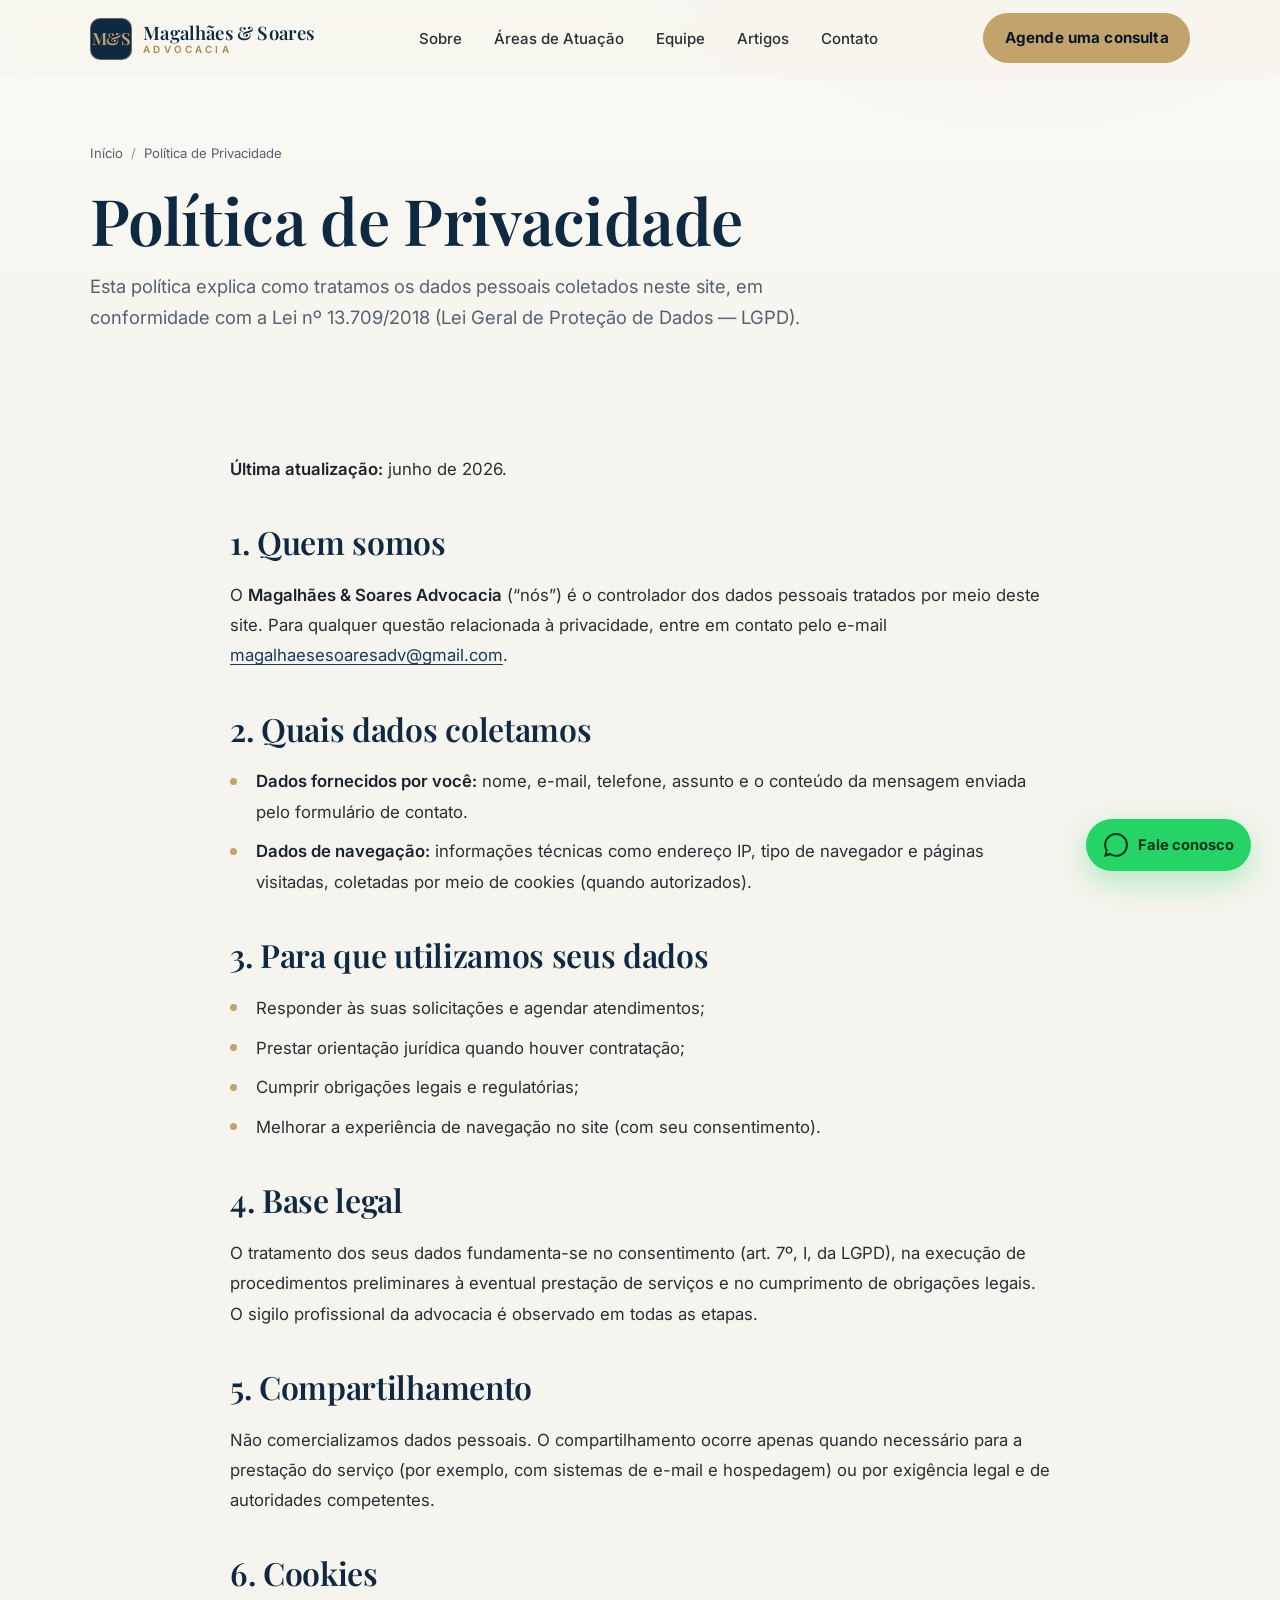
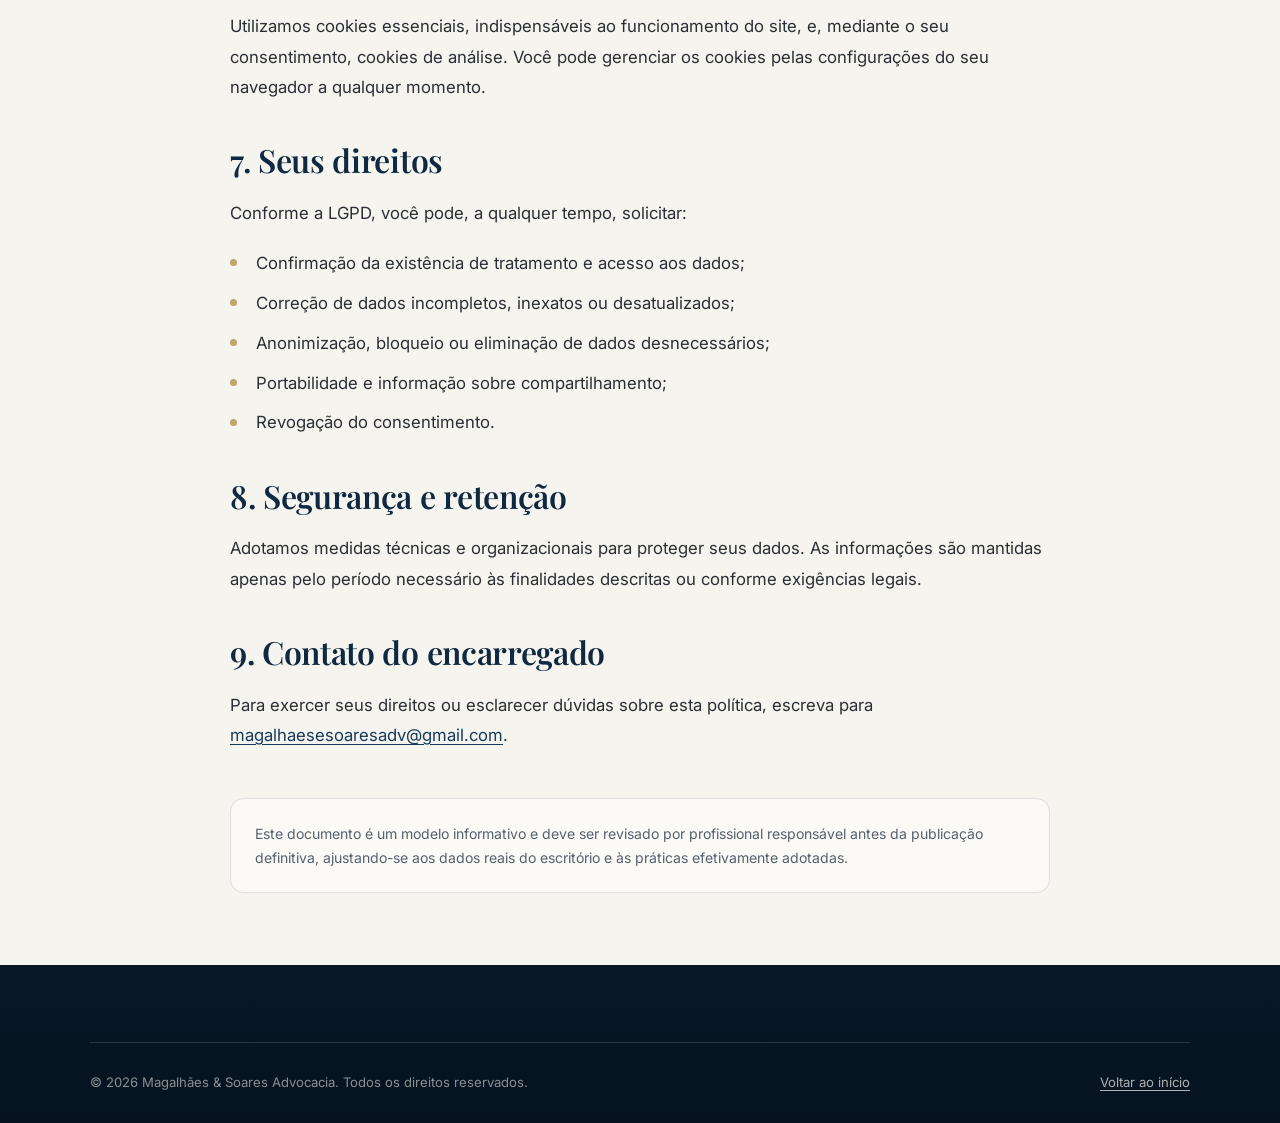
<file: politica-de-privacidade.html>
<!DOCTYPE html>
<html lang="pt-BR">
<head>
  <meta charset="UTF-8" />
  <meta name="viewport" content="width=device-width, initial-scale=1.0" />
  <meta name="theme-color" content="#0F2942" />
  <title>Política de Privacidade | Magalhães &amp; Soares Advocacia</title>
  <meta name="description" content="Política de Privacidade do escritório Magalhães & Soares Advocacia, em conformidade com a Lei Geral de Proteção de Dados (LGPD)." />
  <meta name="robots" content="index, follow" />
  <link rel="canonical" href="https://www.magalhaesesoares.adv.br/politica-de-privacidade.html" />
  <link rel="icon" type="image/svg+xml" href="assets/favicon.svg" />
  <link rel="preconnect" href="https://fonts.googleapis.com" />
  <link rel="preconnect" href="https://fonts.gstatic.com" crossorigin />
  <link rel="stylesheet" href="https://fonts.googleapis.com/css2?family=Inter:wght@400;500;600;700&family=Playfair+Display:ital,wght@0,500;0,600;0,700;1,500&display=swap" />
  <link rel="stylesheet" href="css/styles.css" />
</head>
<body>
  <a class="skip-link" href="#main">Ir para o conteúdo principal</a>

  <header class="site-header" id="topo">
    <div class="container">
      <a class="brand" href="index.html" aria-label="Magalhães e Soares Advocacia — Início">
        <span class="brand__mark" aria-hidden="true"><span>M&amp;S</span></span>
        <span class="brand__text">
          <span class="brand__name">Magalhães &amp; Soares</span>
          <span class="brand__sub">Advocacia</span>
        </span>
      </a>
      <nav class="nav" aria-label="Navegação principal">
        <a href="index.html#sobre">Sobre</a>
        <a href="index.html#areas">Áreas de Atuação</a>
        <a href="index.html#equipe">Equipe</a>
        <a href="index.html#blog">Artigos</a>
        <a href="index.html#contato">Contato</a>
      </nav>
      <div class="header-cta">
        <a class="btn btn--gold" href="index.html#contato">Agende uma consulta</a>
      </div>
      <button class="nav-toggle" type="button" aria-label="Abrir menu" aria-expanded="false" aria-controls="mobile-menu">
        <span aria-hidden="true"></span>
      </button>
    </div>
  </header>

  <div class="mobile-menu" id="mobile-menu">
    <nav aria-label="Navegação principal (mobile)">
      <a href="index.html#sobre">Sobre</a>
      <a href="index.html#areas">Áreas de Atuação</a>
      <a href="index.html#equipe">Equipe</a>
      <a href="index.html#blog">Artigos</a>
      <a href="index.html#contato">Contato</a>
    </nav>
    <div class="mobile-menu__cta">
      <a class="btn btn--gold btn--block" href="index.html#contato">Agende uma consulta</a>
    </div>
  </div>

  <main id="main">
    <section class="page-hero">
      <div class="container">
        <nav class="breadcrumb" aria-label="Trilha de navegação">
          <a href="index.html">Início</a> <span>/</span> Política de Privacidade
        </nav>
        <h1>Política de Privacidade</h1>
        <p class="lead" style="margin-top:1rem; max-width:60ch;">
          Esta política explica como tratamos os dados pessoais coletados neste site, em conformidade com a
          Lei nº 13.709/2018 (Lei Geral de Proteção de Dados — LGPD).
        </p>
      </div>
    </section>

    <section class="section section--tight">
      <div class="container">
        <article class="article prose">
          <p><strong>Última atualização:</strong> junho de 2026.</p>

          <h2>1. Quem somos</h2>
          <p>
            O <strong>Magalhães &amp; Soares Advocacia</strong> (“nós”) é o controlador dos dados pessoais tratados
            por meio deste site. Para qualquer questão relacionada à privacidade, entre em contato pelo e-mail
            <a href="mailto:magalhaesesoaresadv@gmail.com">magalhaesesoaresadv@gmail.com</a>.
          </p>

          <h2>2. Quais dados coletamos</h2>
          <ul>
            <li><strong>Dados fornecidos por você:</strong> nome, e-mail, telefone, assunto e o conteúdo da mensagem enviada pelo formulário de contato.</li>
            <li><strong>Dados de navegação:</strong> informações técnicas como endereço IP, tipo de navegador e páginas visitadas, coletadas por meio de cookies (quando autorizados).</li>
          </ul>

          <h2>3. Para que utilizamos seus dados</h2>
          <ul>
            <li>Responder às suas solicitações e agendar atendimentos;</li>
            <li>Prestar orientação jurídica quando houver contratação;</li>
            <li>Cumprir obrigações legais e regulatórias;</li>
            <li>Melhorar a experiência de navegação no site (com seu consentimento).</li>
          </ul>

          <h2>4. Base legal</h2>
          <p>
            O tratamento dos seus dados fundamenta-se no consentimento (art. 7º, I, da LGPD), na execução de
            procedimentos preliminares à eventual prestação de serviços e no cumprimento de obrigações legais.
            O sigilo profissional da advocacia é observado em todas as etapas.
          </p>

          <h2>5. Compartilhamento</h2>
          <p>
            Não comercializamos dados pessoais. O compartilhamento ocorre apenas quando necessário para a prestação
            do serviço (por exemplo, com sistemas de e-mail e hospedagem) ou por exigência legal e de autoridades competentes.
          </p>

          <h2>6. Cookies</h2>
          <p>
            Utilizamos cookies essenciais, indispensáveis ao funcionamento do site, e, mediante o seu consentimento,
            cookies de análise. Você pode gerenciar os cookies pelas configurações do seu navegador a qualquer momento.
          </p>

          <h2>7. Seus direitos</h2>
          <p>Conforme a LGPD, você pode, a qualquer tempo, solicitar:</p>
          <ul>
            <li>Confirmação da existência de tratamento e acesso aos dados;</li>
            <li>Correção de dados incompletos, inexatos ou desatualizados;</li>
            <li>Anonimização, bloqueio ou eliminação de dados desnecessários;</li>
            <li>Portabilidade e informação sobre compartilhamento;</li>
            <li>Revogação do consentimento.</li>
          </ul>

          <h2>8. Segurança e retenção</h2>
          <p>
            Adotamos medidas técnicas e organizacionais para proteger seus dados. As informações são mantidas
            apenas pelo período necessário às finalidades descritas ou conforme exigências legais.
          </p>

          <h2>9. Contato do encarregado</h2>
          <p>
            Para exercer seus direitos ou esclarecer dúvidas sobre esta política, escreva para
            <a href="mailto:magalhaesesoaresadv@gmail.com">magalhaesesoaresadv@gmail.com</a>.
          </p>

          <div class="article__disclaimer">
            Este documento é um modelo informativo e deve ser revisado por profissional responsável antes da
            publicação definitiva, ajustando-se aos dados reais do escritório e às práticas efetivamente adotadas.
          </div>
        </article>
      </div>
    </section>
  </main>

  <footer class="site-footer">
    <div class="container">
      <div class="footer__bottom" style="border-top:1px solid var(--line-light);">
        <span>© <span data-year>2026</span> Magalhães &amp; Soares Advocacia. Todos os direitos reservados.</span>
        <a href="index.html">Voltar ao início</a>
      </div>
    </div>
  </footer>

  <a class="whatsapp-float" data-whatsapp href="#" aria-label="Conversar pelo WhatsApp">
    <svg viewBox="0 0 24 24" fill="currentColor" aria-hidden="true"><path d="M.057 24l1.687-6.163a11.867 11.867 0 01-1.587-5.946C.16 5.335 5.495 0 12.05 0a11.82 11.82 0 018.413 3.488 11.82 11.82 0 013.48 8.414c-.003 6.557-5.338 11.892-11.893 11.892a11.9 11.9 0 01-5.688-1.448L.057 24zm6.597-3.807c1.676.995 3.276 1.591 5.392 1.592 5.448 0 9.886-4.434 9.889-9.885.002-5.462-4.415-9.89-9.881-9.892-5.452 0-9.887 4.434-9.889 9.884a9.86 9.86 0 001.516 5.26l-.999 3.648 3.972-1.027z"/></svg>
    <span class="label">Fale conosco</span>
  </a>

  <script src="js/main.js" defer></script>
</body>
</html>
</file>
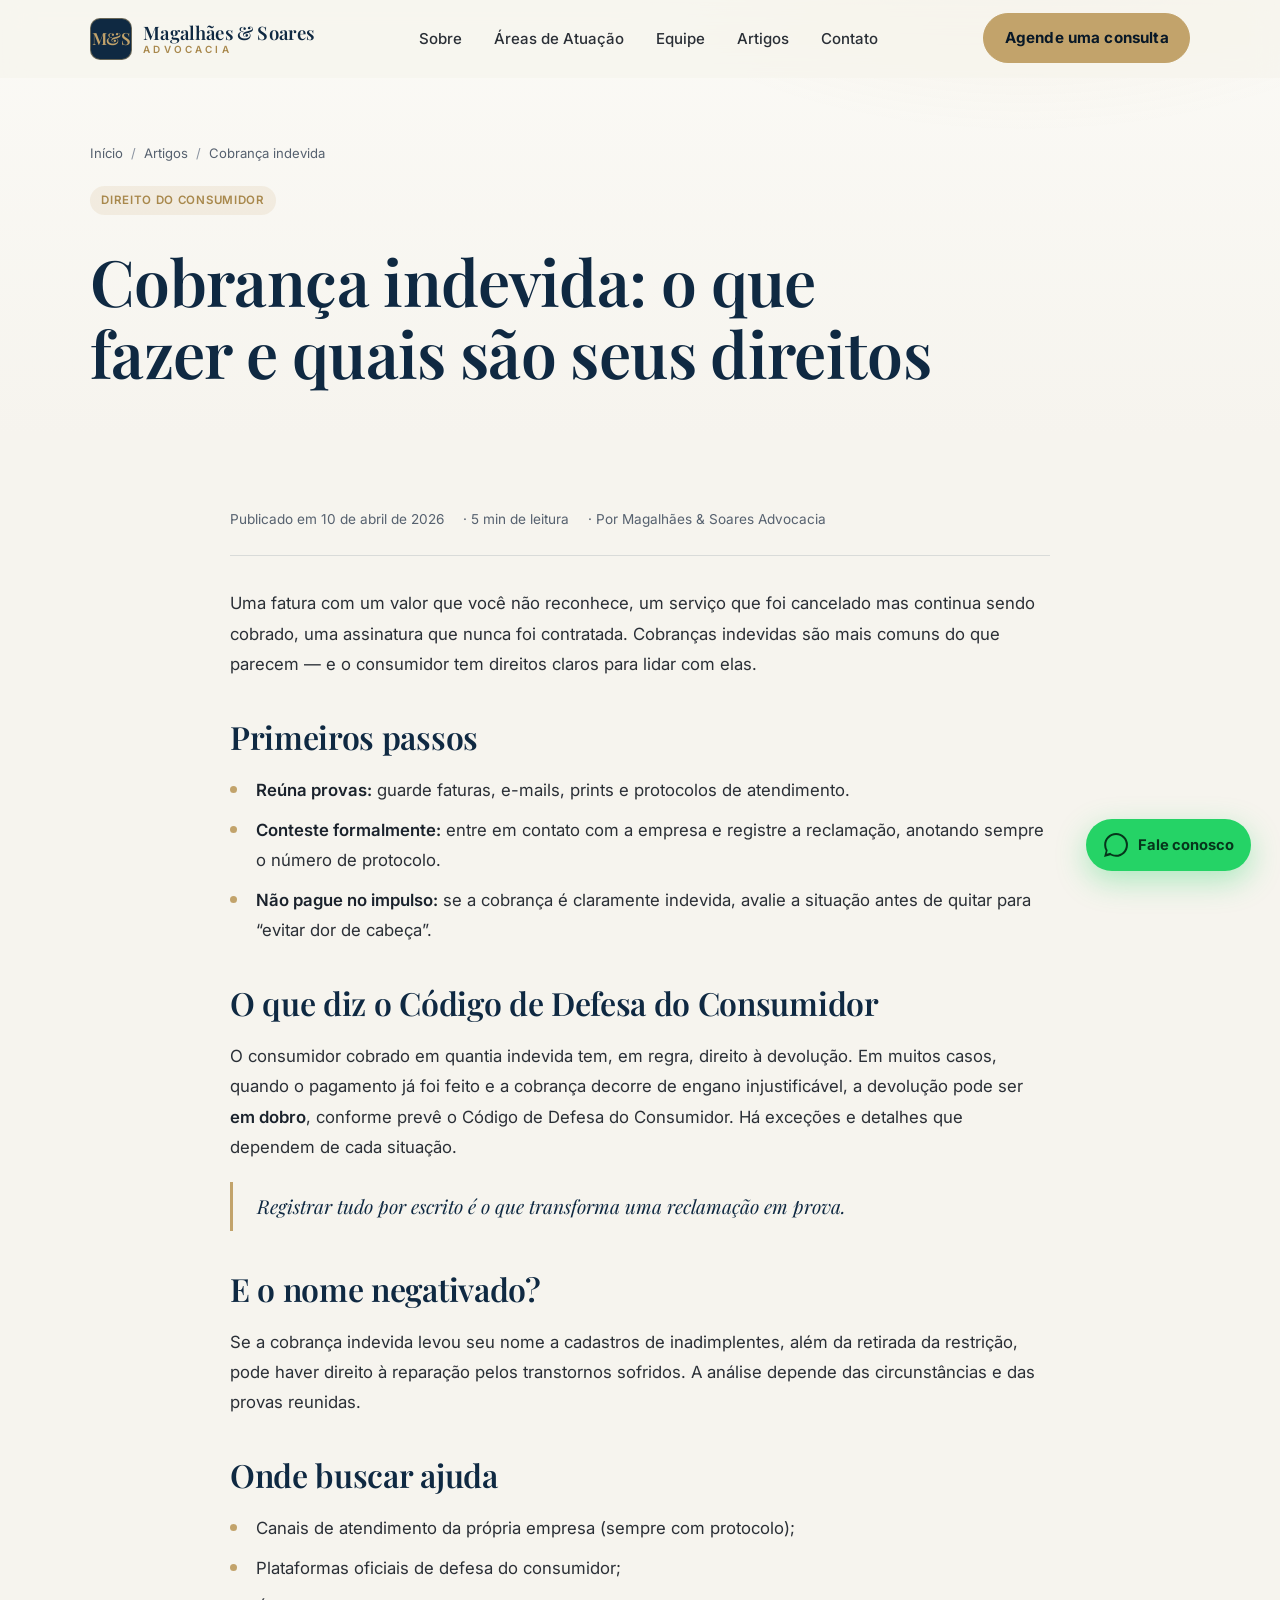
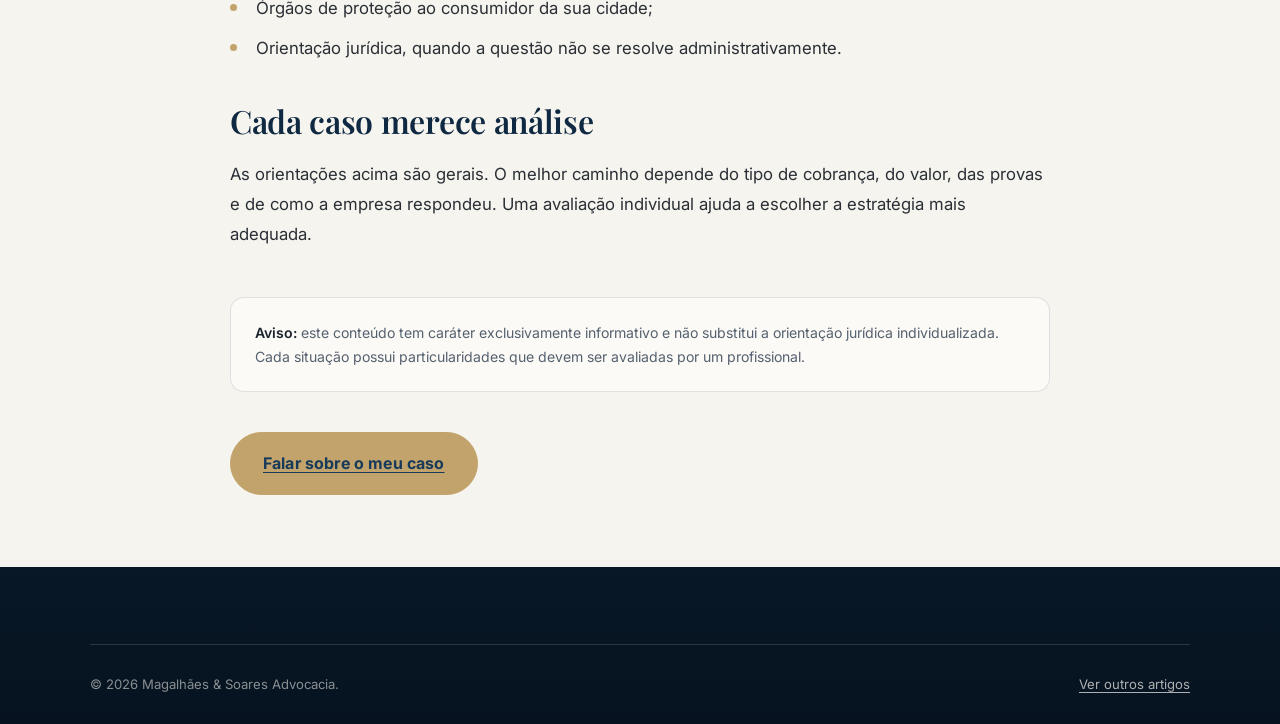
<file: artigos/cobranca-indevida-o-que-fazer.html>
<!DOCTYPE html>
<html lang="pt-BR">
<head>
  <meta charset="UTF-8" />
  <meta name="viewport" content="width=device-width, initial-scale=1.0" />
  <meta name="theme-color" content="#0F2942" />
  <title>Cobrança indevida: o que fazer e quais são seus direitos | Magalhães &amp; Soares</title>
  <meta name="description" content="Recebeu uma cobrança que não reconhece? Saiba como agir, o que diz o Código de Defesa do Consumidor e quando há direito à devolução do valor pago." />
  <meta name="robots" content="index, follow" />
  <link rel="canonical" href="https://www.magalhaesesoares.adv.br/artigos/cobranca-indevida-o-que-fazer.html" />
  <meta property="og:type" content="article" />
  <meta property="og:title" content="Cobrança indevida: o que fazer e quais são seus direitos" />
  <meta property="og:description" content="Como agir diante de cobranças que você não reconhece, em linguagem clara." />
  <meta property="og:image" content="https://www.magalhaesesoares.adv.br/assets/og-cover.svg" />
  <link rel="icon" type="image/svg+xml" href="../assets/favicon.svg" />
  <link rel="preconnect" href="https://fonts.googleapis.com" />
  <link rel="preconnect" href="https://fonts.gstatic.com" crossorigin />
  <link rel="stylesheet" href="https://fonts.googleapis.com/css2?family=Inter:wght@400;500;600;700&family=Playfair+Display:ital,wght@0,500;0,600;0,700;1,500&display=swap" />
  <link rel="stylesheet" href="../css/styles.css" />
  <script type="application/ld+json">
  {
    "@context": "https://schema.org",
    "@type": "Article",
    "headline": "Cobrança indevida: o que fazer e quais são seus direitos",
    "datePublished": "2026-04-10",
    "author": { "@type": "Organization", "name": "Magalhães & Soares Advocacia" },
    "publisher": { "@type": "Organization", "name": "Magalhães & Soares Advocacia" },
    "mainEntityOfPage": "https://www.magalhaesesoares.adv.br/artigos/cobranca-indevida-o-que-fazer.html",
    "image": "https://www.magalhaesesoares.adv.br/assets/og-cover.svg"
  }
  </script>
</head>
<body>
  <a class="skip-link" href="#main">Ir para o conteúdo principal</a>

  <header class="site-header" id="topo">
    <div class="container">
      <a class="brand" href="../index.html" aria-label="Magalhães e Soares Advocacia — Início">
        <span class="brand__mark" aria-hidden="true"><span>M&amp;S</span></span>
        <span class="brand__text">
          <span class="brand__name">Magalhães &amp; Soares</span>
          <span class="brand__sub">Advocacia</span>
        </span>
      </a>
      <nav class="nav" aria-label="Navegação principal">
        <a href="../index.html#sobre">Sobre</a>
        <a href="../index.html#areas">Áreas de Atuação</a>
        <a href="../index.html#equipe">Equipe</a>
        <a href="../index.html#blog">Artigos</a>
        <a href="../index.html#contato">Contato</a>
      </nav>
      <div class="header-cta">
        <a class="btn btn--gold" href="../index.html#contato">Agende uma consulta</a>
      </div>
      <button class="nav-toggle" type="button" aria-label="Abrir menu" aria-expanded="false" aria-controls="mobile-menu">
        <span aria-hidden="true"></span>
      </button>
    </div>
  </header>

  <div class="mobile-menu" id="mobile-menu">
    <nav aria-label="Navegação principal (mobile)">
      <a href="../index.html#sobre">Sobre</a>
      <a href="../index.html#areas">Áreas de Atuação</a>
      <a href="../index.html#equipe">Equipe</a>
      <a href="../index.html#blog">Artigos</a>
      <a href="../index.html#contato">Contato</a>
    </nav>
    <div class="mobile-menu__cta">
      <a class="btn btn--gold btn--block" href="../index.html#contato">Agende uma consulta</a>
    </div>
  </div>

  <main id="main">
    <section class="page-hero">
      <div class="container">
        <nav class="breadcrumb" aria-label="Trilha de navegação">
          <a href="../index.html">Início</a> <span>/</span> <a href="../index.html#blog">Artigos</a> <span>/</span> Cobrança indevida
        </nav>
        <span class="post-card__tag" style="position:static; display:inline-block;">Direito do Consumidor</span>
        <h1 style="margin-top:1rem; max-width:22ch;">Cobrança indevida: o que fazer e quais são seus direitos</h1>
      </div>
    </section>

    <section class="section section--tight">
      <div class="container">
        <article class="article">
          <div class="article__meta">
            <span>Publicado em <time datetime="2026-04-10">10 de abril de 2026</time></span>
            <span>· 5 min de leitura</span>
            <span>· Por Magalhães &amp; Soares Advocacia</span>
          </div>

          <div class="prose">
            <p>
              Uma fatura com um valor que você não reconhece, um serviço que foi cancelado mas continua sendo cobrado,
              uma assinatura que nunca foi contratada. Cobranças indevidas são mais comuns do que parecem — e o consumidor
              tem direitos claros para lidar com elas.
            </p>

            <h2>Primeiros passos</h2>
            <ul>
              <li><strong>Reúna provas:</strong> guarde faturas, e-mails, prints e protocolos de atendimento.</li>
              <li><strong>Conteste formalmente:</strong> entre em contato com a empresa e registre a reclamação, anotando sempre o número de protocolo.</li>
              <li><strong>Não pague no impulso:</strong> se a cobrança é claramente indevida, avalie a situação antes de quitar para “evitar dor de cabeça”.</li>
            </ul>

            <h2>O que diz o Código de Defesa do Consumidor</h2>
            <p>
              O consumidor cobrado em quantia indevida tem, em regra, direito à devolução. Em muitos casos, quando o
              pagamento já foi feito e a cobrança decorre de engano injustificável, a devolução pode ser <strong>em dobro</strong>,
              conforme prevê o Código de Defesa do Consumidor. Há exceções e detalhes que dependem de cada situação.
            </p>

            <blockquote>Registrar tudo por escrito é o que transforma uma reclamação em prova.</blockquote>

            <h2>E o nome negativado?</h2>
            <p>
              Se a cobrança indevida levou seu nome a cadastros de inadimplentes, além da retirada da restrição, pode haver
              direito à reparação pelos transtornos sofridos. A análise depende das circunstâncias e das provas reunidas.
            </p>

            <h2>Onde buscar ajuda</h2>
            <ul>
              <li>Canais de atendimento da própria empresa (sempre com protocolo);</li>
              <li>Plataformas oficiais de defesa do consumidor;</li>
              <li>Órgãos de proteção ao consumidor da sua cidade;</li>
              <li>Orientação jurídica, quando a questão não se resolve administrativamente.</li>
            </ul>

            <h2>Cada caso merece análise</h2>
            <p>
              As orientações acima são gerais. O melhor caminho depende do tipo de cobrança, do valor, das provas e de
              como a empresa respondeu. Uma avaliação individual ajuda a escolher a estratégia mais adequada.
            </p>

            <div class="article__disclaimer">
              <strong>Aviso:</strong> este conteúdo tem caráter exclusivamente informativo e não substitui a orientação
              jurídica individualizada. Cada situação possui particularidades que devem ser avaliadas por um profissional.
            </div>

            <p style="margin-top:2.5rem;">
              <a class="btn btn--gold btn--lg" href="../index.html#contato">Falar sobre o meu caso</a>
            </p>
          </div>
        </article>
      </div>
    </section>
  </main>

  <footer class="site-footer">
    <div class="container">
      <div class="footer__bottom" style="border-top:1px solid var(--line-light);">
        <span>© <span data-year>2026</span> Magalhães &amp; Soares Advocacia.</span>
        <a href="../index.html#blog">Ver outros artigos</a>
      </div>
    </div>
  </footer>

  <a class="whatsapp-float" data-whatsapp href="#" aria-label="Conversar pelo WhatsApp">
    <svg viewBox="0 0 24 24" fill="currentColor" aria-hidden="true"><path d="M.057 24l1.687-6.163a11.867 11.867 0 01-1.587-5.946C.16 5.335 5.495 0 12.05 0a11.82 11.82 0 018.413 3.488 11.82 11.82 0 013.48 8.414c-.003 6.557-5.338 11.892-11.893 11.892a11.9 11.9 0 01-5.688-1.448L.057 24zm6.597-3.807c1.676.995 3.276 1.591 5.392 1.592 5.448 0 9.886-4.434 9.889-9.885.002-5.462-4.415-9.89-9.881-9.892-5.452 0-9.887 4.434-9.889 9.884a9.86 9.86 0 001.516 5.26l-.999 3.648 3.972-1.027z"/></svg>
    <span class="label">Fale conosco</span>
  </a>

  <script src="../js/main.js" defer></script>
</body>
</html>
</file>
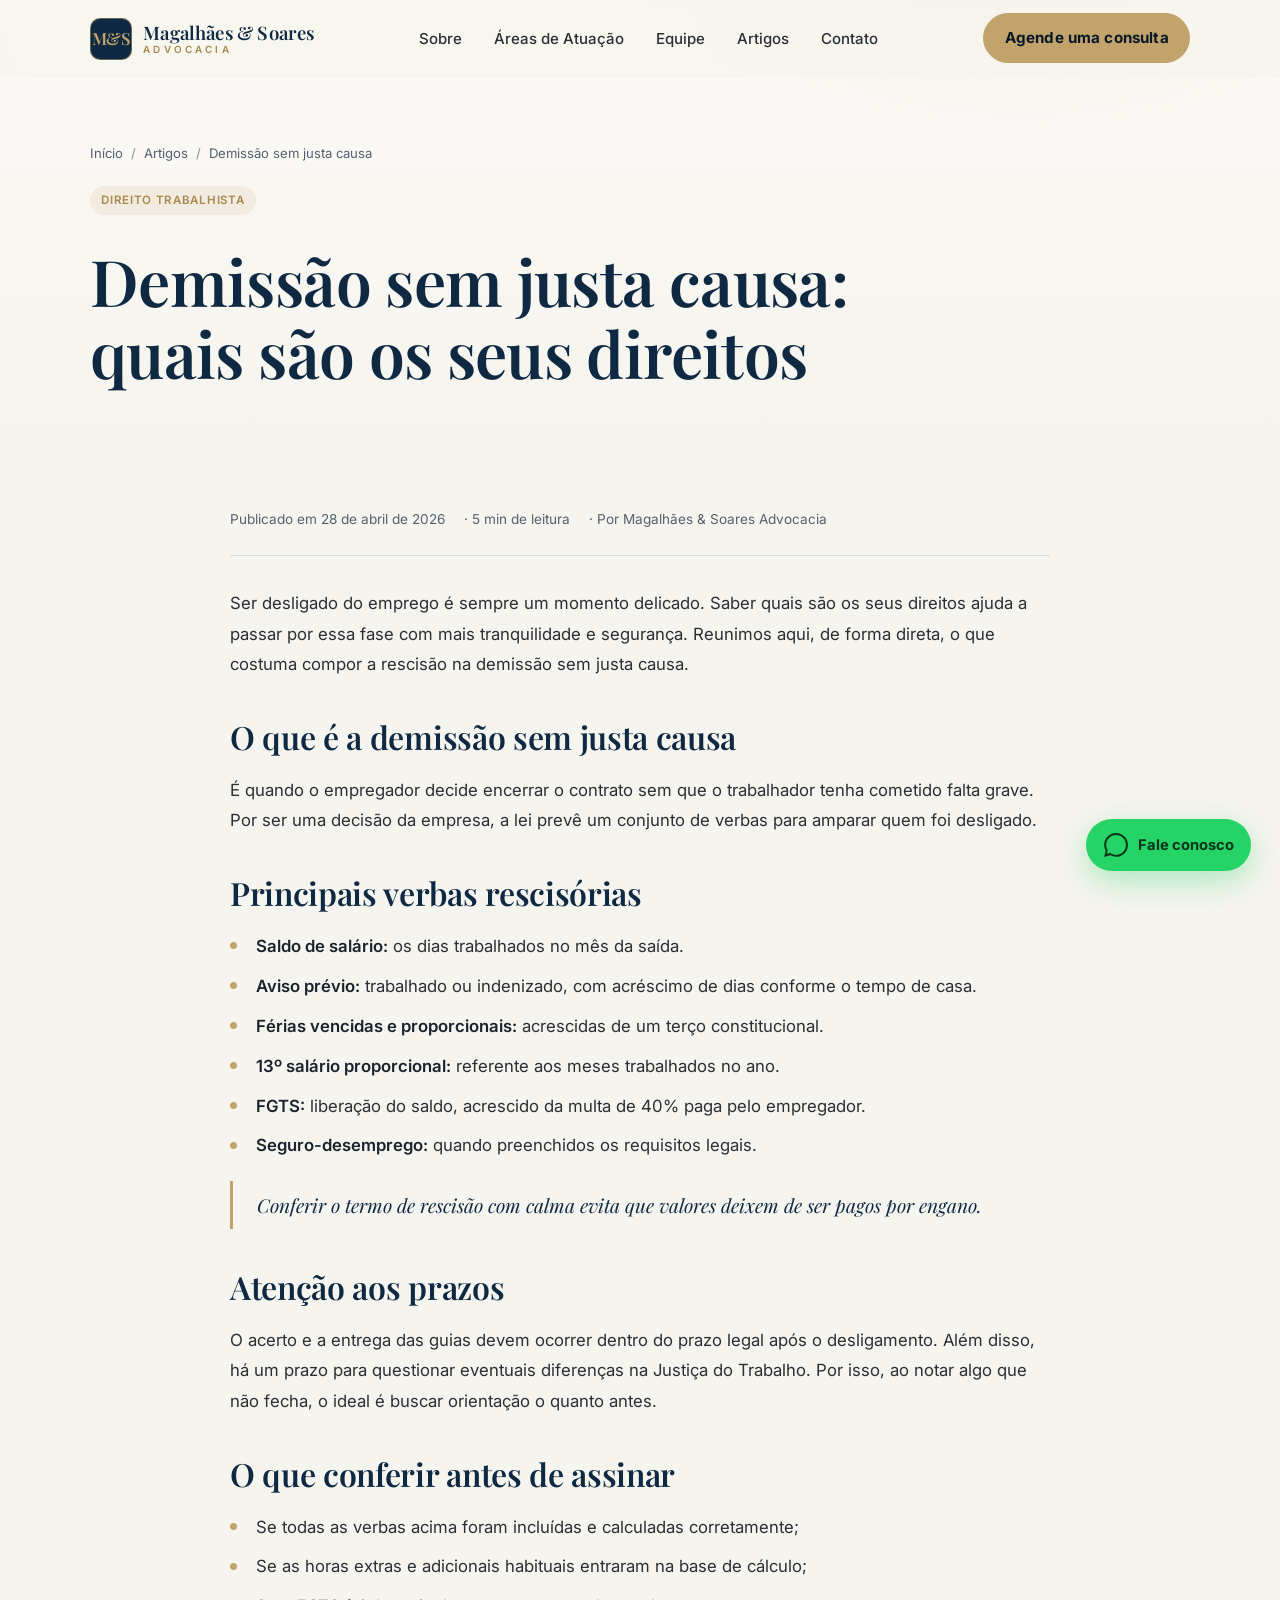
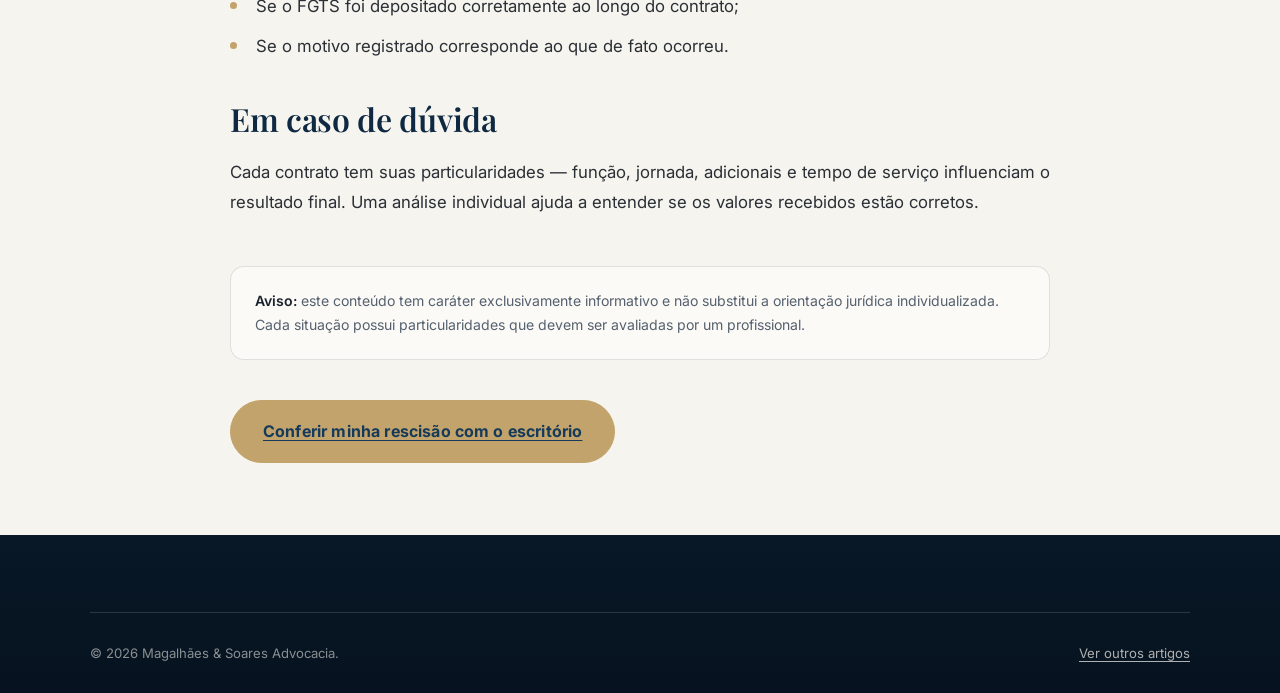
<file: artigos/demissao-sem-justa-causa-direitos.html>
<!DOCTYPE html>
<html lang="pt-BR">
<head>
  <meta charset="UTF-8" />
  <meta name="viewport" content="width=device-width, initial-scale=1.0" />
  <meta name="theme-color" content="#0F2942" />
  <title>Demissão sem justa causa: quais são os seus direitos | Magalhães &amp; Soares</title>
  <meta name="description" content="Um guia claro sobre os direitos do trabalhador na demissão sem justa causa: aviso prévio, verbas rescisórias, FGTS, multa de 40% e seguro-desemprego." />
  <meta name="robots" content="index, follow" />
  <link rel="canonical" href="https://www.magalhaesesoares.adv.br/artigos/demissao-sem-justa-causa-direitos.html" />
  <meta property="og:type" content="article" />
  <meta property="og:title" content="Demissão sem justa causa: quais são os seus direitos" />
  <meta property="og:description" content="Aviso prévio, verbas rescisórias, FGTS e seguro-desemprego explicados de forma simples." />
  <meta property="og:image" content="https://www.magalhaesesoares.adv.br/assets/og-cover.svg" />
  <link rel="icon" type="image/svg+xml" href="../assets/favicon.svg" />
  <link rel="preconnect" href="https://fonts.googleapis.com" />
  <link rel="preconnect" href="https://fonts.gstatic.com" crossorigin />
  <link rel="stylesheet" href="https://fonts.googleapis.com/css2?family=Inter:wght@400;500;600;700&family=Playfair+Display:ital,wght@0,500;0,600;0,700;1,500&display=swap" />
  <link rel="stylesheet" href="../css/styles.css" />
  <script type="application/ld+json">
  {
    "@context": "https://schema.org",
    "@type": "Article",
    "headline": "Demissão sem justa causa: quais são os seus direitos",
    "datePublished": "2026-04-28",
    "author": { "@type": "Organization", "name": "Magalhães & Soares Advocacia" },
    "publisher": { "@type": "Organization", "name": "Magalhães & Soares Advocacia" },
    "mainEntityOfPage": "https://www.magalhaesesoares.adv.br/artigos/demissao-sem-justa-causa-direitos.html",
    "image": "https://www.magalhaesesoares.adv.br/assets/og-cover.svg"
  }
  </script>
</head>
<body>
  <a class="skip-link" href="#main">Ir para o conteúdo principal</a>

  <header class="site-header" id="topo">
    <div class="container">
      <a class="brand" href="../index.html" aria-label="Magalhães e Soares Advocacia — Início">
        <span class="brand__mark" aria-hidden="true"><span>M&amp;S</span></span>
        <span class="brand__text">
          <span class="brand__name">Magalhães &amp; Soares</span>
          <span class="brand__sub">Advocacia</span>
        </span>
      </a>
      <nav class="nav" aria-label="Navegação principal">
        <a href="../index.html#sobre">Sobre</a>
        <a href="../index.html#areas">Áreas de Atuação</a>
        <a href="../index.html#equipe">Equipe</a>
        <a href="../index.html#blog">Artigos</a>
        <a href="../index.html#contato">Contato</a>
      </nav>
      <div class="header-cta">
        <a class="btn btn--gold" href="../index.html#contato">Agende uma consulta</a>
      </div>
      <button class="nav-toggle" type="button" aria-label="Abrir menu" aria-expanded="false" aria-controls="mobile-menu">
        <span aria-hidden="true"></span>
      </button>
    </div>
  </header>

  <div class="mobile-menu" id="mobile-menu">
    <nav aria-label="Navegação principal (mobile)">
      <a href="../index.html#sobre">Sobre</a>
      <a href="../index.html#areas">Áreas de Atuação</a>
      <a href="../index.html#equipe">Equipe</a>
      <a href="../index.html#blog">Artigos</a>
      <a href="../index.html#contato">Contato</a>
    </nav>
    <div class="mobile-menu__cta">
      <a class="btn btn--gold btn--block" href="../index.html#contato">Agende uma consulta</a>
    </div>
  </div>

  <main id="main">
    <section class="page-hero">
      <div class="container">
        <nav class="breadcrumb" aria-label="Trilha de navegação">
          <a href="../index.html">Início</a> <span>/</span> <a href="../index.html#blog">Artigos</a> <span>/</span> Demissão sem justa causa
        </nav>
        <span class="post-card__tag" style="position:static; display:inline-block;">Direito Trabalhista</span>
        <h1 style="margin-top:1rem; max-width:20ch;">Demissão sem justa causa: quais são os seus direitos</h1>
      </div>
    </section>

    <section class="section section--tight">
      <div class="container">
        <article class="article">
          <div class="article__meta">
            <span>Publicado em <time datetime="2026-04-28">28 de abril de 2026</time></span>
            <span>· 5 min de leitura</span>
            <span>· Por Magalhães &amp; Soares Advocacia</span>
          </div>

          <div class="prose">
            <p>
              Ser desligado do emprego é sempre um momento delicado. Saber quais são os seus direitos ajuda a passar por
              essa fase com mais tranquilidade e segurança. Reunimos aqui, de forma direta, o que costuma compor a
              rescisão na demissão sem justa causa.
            </p>

            <h2>O que é a demissão sem justa causa</h2>
            <p>
              É quando o empregador decide encerrar o contrato sem que o trabalhador tenha cometido falta grave. Por ser
              uma decisão da empresa, a lei prevê um conjunto de verbas para amparar quem foi desligado.
            </p>

            <h2>Principais verbas rescisórias</h2>
            <ul>
              <li><strong>Saldo de salário:</strong> os dias trabalhados no mês da saída.</li>
              <li><strong>Aviso prévio:</strong> trabalhado ou indenizado, com acréscimo de dias conforme o tempo de casa.</li>
              <li><strong>Férias vencidas e proporcionais:</strong> acrescidas de um terço constitucional.</li>
              <li><strong>13º salário proporcional:</strong> referente aos meses trabalhados no ano.</li>
              <li><strong>FGTS:</strong> liberação do saldo, acrescido da multa de 40% paga pelo empregador.</li>
              <li><strong>Seguro-desemprego:</strong> quando preenchidos os requisitos legais.</li>
            </ul>

            <blockquote>Conferir o termo de rescisão com calma evita que valores deixem de ser pagos por engano.</blockquote>

            <h2>Atenção aos prazos</h2>
            <p>
              O acerto e a entrega das guias devem ocorrer dentro do prazo legal após o desligamento. Além disso, há um
              prazo para questionar eventuais diferenças na Justiça do Trabalho. Por isso, ao notar algo que não fecha,
              o ideal é buscar orientação o quanto antes.
            </p>

            <h2>O que conferir antes de assinar</h2>
            <ul>
              <li>Se todas as verbas acima foram incluídas e calculadas corretamente;</li>
              <li>Se as horas extras e adicionais habituais entraram na base de cálculo;</li>
              <li>Se o FGTS foi depositado corretamente ao longo do contrato;</li>
              <li>Se o motivo registrado corresponde ao que de fato ocorreu.</li>
            </ul>

            <h2>Em caso de dúvida</h2>
            <p>
              Cada contrato tem suas particularidades — função, jornada, adicionais e tempo de serviço influenciam o
              resultado final. Uma análise individual ajuda a entender se os valores recebidos estão corretos.
            </p>

            <div class="article__disclaimer">
              <strong>Aviso:</strong> este conteúdo tem caráter exclusivamente informativo e não substitui a orientação
              jurídica individualizada. Cada situação possui particularidades que devem ser avaliadas por um profissional.
            </div>

            <p style="margin-top:2.5rem;">
              <a class="btn btn--gold btn--lg" href="../index.html#contato">Conferir minha rescisão com o escritório</a>
            </p>
          </div>
        </article>
      </div>
    </section>
  </main>

  <footer class="site-footer">
    <div class="container">
      <div class="footer__bottom" style="border-top:1px solid var(--line-light);">
        <span>© <span data-year>2026</span> Magalhães &amp; Soares Advocacia.</span>
        <a href="../index.html#blog">Ver outros artigos</a>
      </div>
    </div>
  </footer>

  <a class="whatsapp-float" data-whatsapp href="#" aria-label="Conversar pelo WhatsApp">
    <svg viewBox="0 0 24 24" fill="currentColor" aria-hidden="true"><path d="M.057 24l1.687-6.163a11.867 11.867 0 01-1.587-5.946C.16 5.335 5.495 0 12.05 0a11.82 11.82 0 018.413 3.488 11.82 11.82 0 013.48 8.414c-.003 6.557-5.338 11.892-11.893 11.892a11.9 11.9 0 01-5.688-1.448L.057 24zm6.597-3.807c1.676.995 3.276 1.591 5.392 1.592 5.448 0 9.886-4.434 9.889-9.885.002-5.462-4.415-9.89-9.881-9.892-5.452 0-9.887 4.434-9.889 9.884a9.86 9.86 0 001.516 5.26l-.999 3.648 3.972-1.027z"/></svg>
    <span class="label">Fale conosco</span>
  </a>

  <script src="../js/main.js" defer></script>
</body>
</html>
</file>
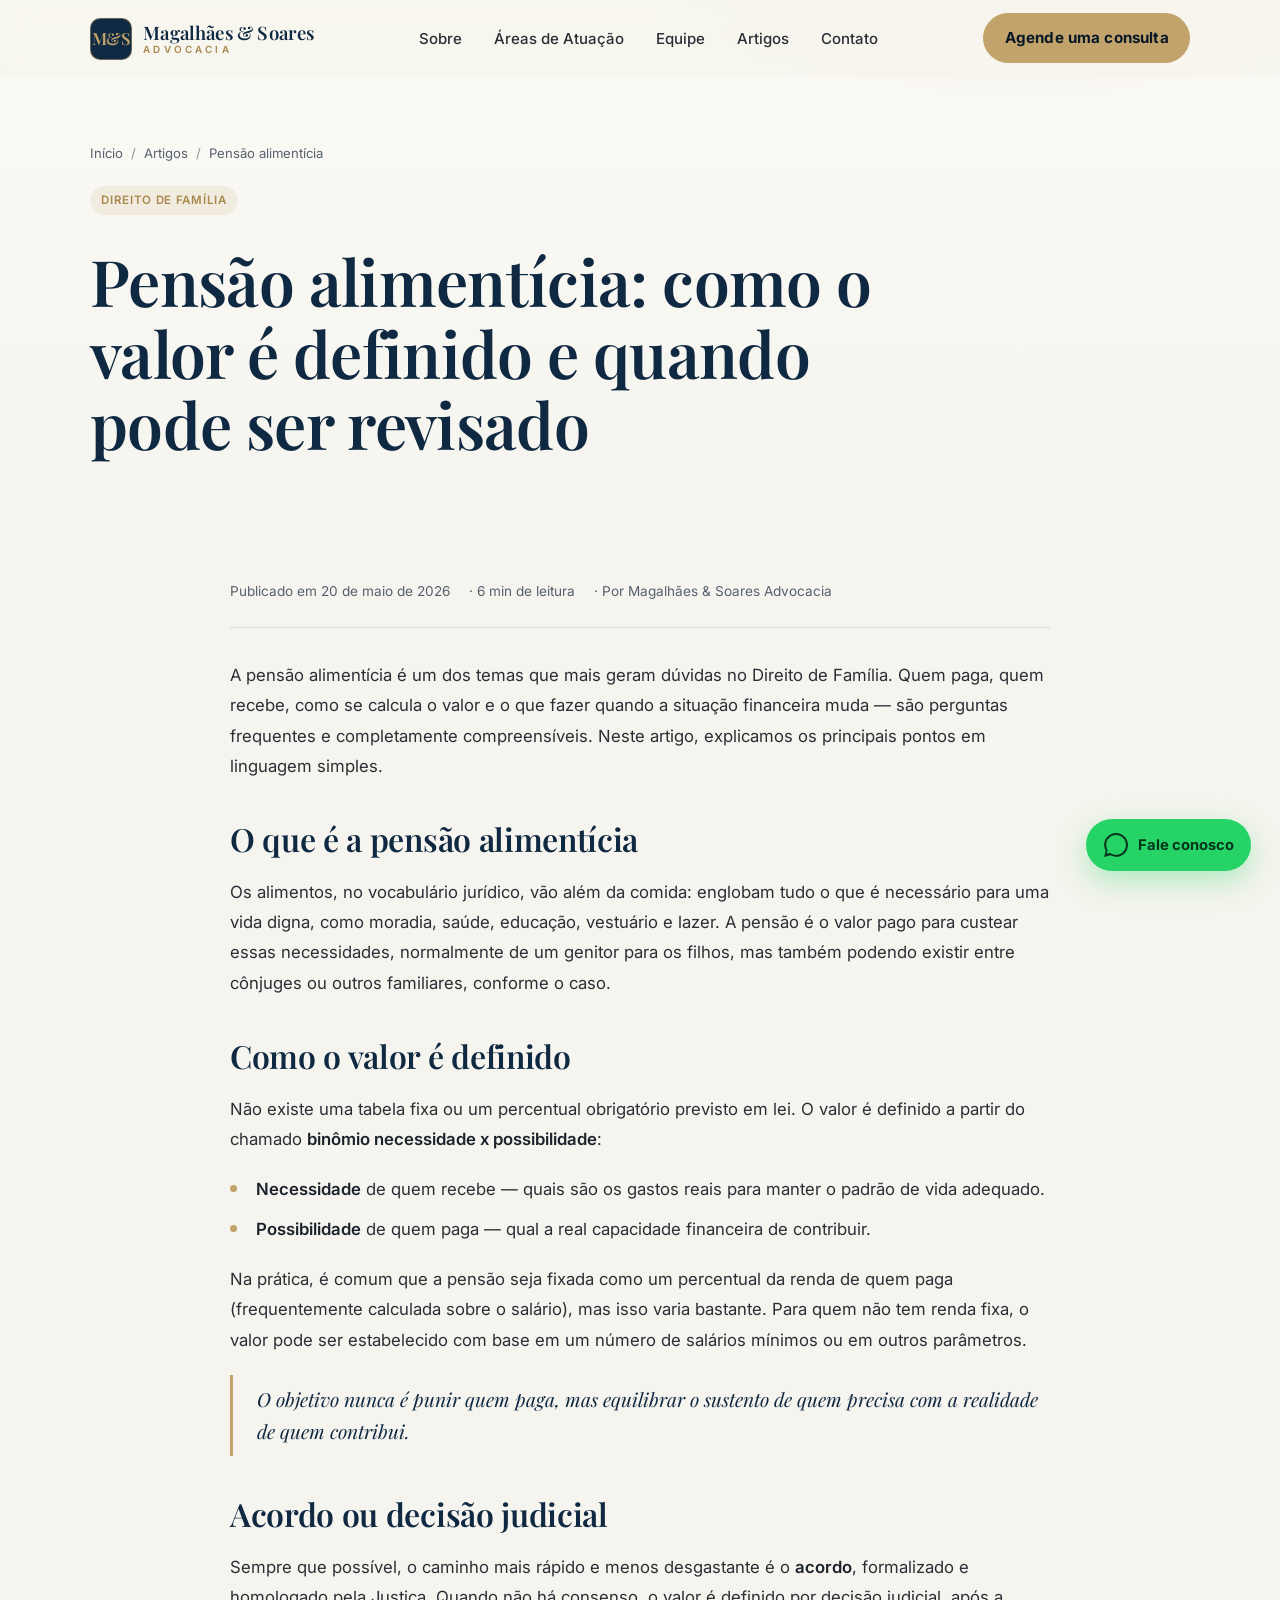
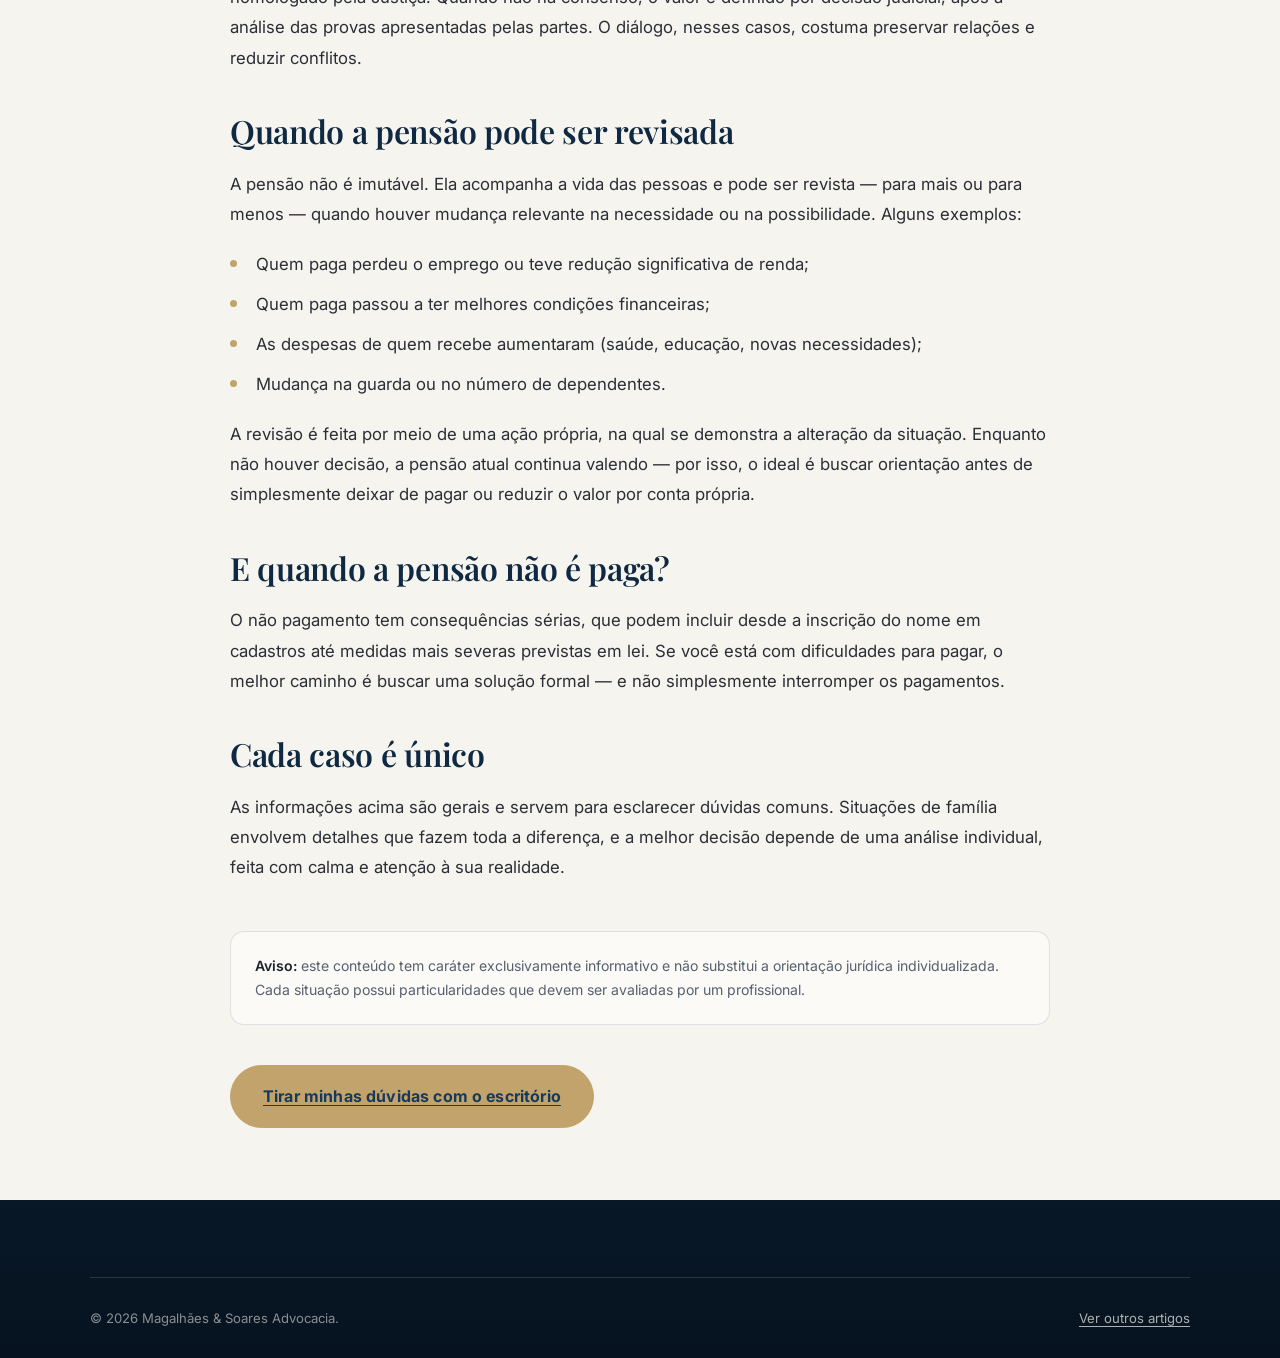
<file: artigos/pensao-alimenticia-como-funciona.html>
<!DOCTYPE html>
<html lang="pt-BR">
<head>
  <meta charset="UTF-8" />
  <meta name="viewport" content="width=device-width, initial-scale=1.0" />
  <meta name="theme-color" content="#0F2942" />
  <title>Pensão alimentícia: como o valor é definido e quando rever | Magalhães &amp; Soares</title>
  <meta name="description" content="Entenda os critérios que orientam a fixação da pensão alimentícia, como funciona o binômio necessidade e possibilidade e quando é possível pedir revisão." />
  <meta name="robots" content="index, follow" />
  <link rel="canonical" href="https://www.magalhaesesoares.adv.br/artigos/pensao-alimenticia-como-funciona.html" />
  <meta property="og:type" content="article" />
  <meta property="og:title" content="Pensão alimentícia: como o valor é definido e quando pode ser revisado" />
  <meta property="og:description" content="Critérios, binômio necessidade x possibilidade e hipóteses de revisão, em linguagem clara." />
  <meta property="og:image" content="https://www.magalhaesesoares.adv.br/assets/og-cover.svg" />
  <link rel="icon" type="image/svg+xml" href="../assets/favicon.svg" />
  <link rel="preconnect" href="https://fonts.googleapis.com" />
  <link rel="preconnect" href="https://fonts.gstatic.com" crossorigin />
  <link rel="stylesheet" href="https://fonts.googleapis.com/css2?family=Inter:wght@400;500;600;700&family=Playfair+Display:ital,wght@0,500;0,600;0,700;1,500&display=swap" />
  <link rel="stylesheet" href="../css/styles.css" />
  <script type="application/ld+json">
  {
    "@context": "https://schema.org",
    "@type": "Article",
    "headline": "Pensão alimentícia: como o valor é definido e quando pode ser revisado",
    "datePublished": "2026-05-20",
    "author": { "@type": "Organization", "name": "Magalhães & Soares Advocacia" },
    "publisher": { "@type": "Organization", "name": "Magalhães & Soares Advocacia" },
    "mainEntityOfPage": "https://www.magalhaesesoares.adv.br/artigos/pensao-alimenticia-como-funciona.html",
    "image": "https://www.magalhaesesoares.adv.br/assets/og-cover.svg"
  }
  </script>
</head>
<body>
  <a class="skip-link" href="#main">Ir para o conteúdo principal</a>

  <header class="site-header" id="topo">
    <div class="container">
      <a class="brand" href="../index.html" aria-label="Magalhães e Soares Advocacia — Início">
        <span class="brand__mark" aria-hidden="true"><span>M&amp;S</span></span>
        <span class="brand__text">
          <span class="brand__name">Magalhães &amp; Soares</span>
          <span class="brand__sub">Advocacia</span>
        </span>
      </a>
      <nav class="nav" aria-label="Navegação principal">
        <a href="../index.html#sobre">Sobre</a>
        <a href="../index.html#areas">Áreas de Atuação</a>
        <a href="../index.html#equipe">Equipe</a>
        <a href="../index.html#blog">Artigos</a>
        <a href="../index.html#contato">Contato</a>
      </nav>
      <div class="header-cta">
        <a class="btn btn--gold" href="../index.html#contato">Agende uma consulta</a>
      </div>
      <button class="nav-toggle" type="button" aria-label="Abrir menu" aria-expanded="false" aria-controls="mobile-menu">
        <span aria-hidden="true"></span>
      </button>
    </div>
  </header>

  <div class="mobile-menu" id="mobile-menu">
    <nav aria-label="Navegação principal (mobile)">
      <a href="../index.html#sobre">Sobre</a>
      <a href="../index.html#areas">Áreas de Atuação</a>
      <a href="../index.html#equipe">Equipe</a>
      <a href="../index.html#blog">Artigos</a>
      <a href="../index.html#contato">Contato</a>
    </nav>
    <div class="mobile-menu__cta">
      <a class="btn btn--gold btn--block" href="../index.html#contato">Agende uma consulta</a>
    </div>
  </div>

  <main id="main">
    <section class="page-hero">
      <div class="container">
        <nav class="breadcrumb" aria-label="Trilha de navegação">
          <a href="../index.html">Início</a> <span>/</span> <a href="../index.html#blog">Artigos</a> <span>/</span> Pensão alimentícia
        </nav>
        <span class="post-card__tag" style="position:static; display:inline-block;">Direito de Família</span>
        <h1 style="margin-top:1rem; max-width:20ch;">Pensão alimentícia: como o valor é definido e quando pode ser revisado</h1>
      </div>
    </section>

    <section class="section section--tight">
      <div class="container">
        <article class="article">
          <div class="article__meta">
            <span>Publicado em <time datetime="2026-05-20">20 de maio de 2026</time></span>
            <span>· 6 min de leitura</span>
            <span>· Por Magalhães &amp; Soares Advocacia</span>
          </div>

          <div class="prose">
            <p>
              A pensão alimentícia é um dos temas que mais geram dúvidas no Direito de Família. Quem paga, quem recebe,
              como se calcula o valor e o que fazer quando a situação financeira muda — são perguntas frequentes e
              completamente compreensíveis. Neste artigo, explicamos os principais pontos em linguagem simples.
            </p>

            <h2>O que é a pensão alimentícia</h2>
            <p>
              Os alimentos, no vocabulário jurídico, vão além da comida: englobam tudo o que é necessário para uma
              vida digna, como moradia, saúde, educação, vestuário e lazer. A pensão é o valor pago para custear
              essas necessidades, normalmente de um genitor para os filhos, mas também podendo existir entre
              cônjuges ou outros familiares, conforme o caso.
            </p>

            <h2>Como o valor é definido</h2>
            <p>
              Não existe uma tabela fixa ou um percentual obrigatório previsto em lei. O valor é definido a partir do
              chamado <strong>binômio necessidade x possibilidade</strong>:
            </p>
            <ul>
              <li><strong>Necessidade</strong> de quem recebe — quais são os gastos reais para manter o padrão de vida adequado.</li>
              <li><strong>Possibilidade</strong> de quem paga — qual a real capacidade financeira de contribuir.</li>
            </ul>
            <p>
              Na prática, é comum que a pensão seja fixada como um percentual da renda de quem paga (frequentemente
              calculada sobre o salário), mas isso varia bastante. Para quem não tem renda fixa, o valor pode ser
              estabelecido com base em um número de salários mínimos ou em outros parâmetros.
            </p>

            <blockquote>O objetivo nunca é punir quem paga, mas equilibrar o sustento de quem precisa com a realidade de quem contribui.</blockquote>

            <h2>Acordo ou decisão judicial</h2>
            <p>
              Sempre que possível, o caminho mais rápido e menos desgastante é o <strong>acordo</strong>, formalizado e
              homologado pela Justiça. Quando não há consenso, o valor é definido por decisão judicial, após a análise
              das provas apresentadas pelas partes. O diálogo, nesses casos, costuma preservar relações e reduzir conflitos.
            </p>

            <h2>Quando a pensão pode ser revisada</h2>
            <p>
              A pensão não é imutável. Ela acompanha a vida das pessoas e pode ser revista — para mais ou para menos —
              quando houver mudança relevante na necessidade ou na possibilidade. Alguns exemplos:
            </p>
            <ul>
              <li>Quem paga perdeu o emprego ou teve redução significativa de renda;</li>
              <li>Quem paga passou a ter melhores condições financeiras;</li>
              <li>As despesas de quem recebe aumentaram (saúde, educação, novas necessidades);</li>
              <li>Mudança na guarda ou no número de dependentes.</li>
            </ul>
            <p>
              A revisão é feita por meio de uma ação própria, na qual se demonstra a alteração da situação. Enquanto não
              houver decisão, a pensão atual continua valendo — por isso, o ideal é buscar orientação antes de simplesmente
              deixar de pagar ou reduzir o valor por conta própria.
            </p>

            <h2>E quando a pensão não é paga?</h2>
            <p>
              O não pagamento tem consequências sérias, que podem incluir desde a inscrição do nome em cadastros até
              medidas mais severas previstas em lei. Se você está com dificuldades para pagar, o melhor caminho é buscar
              uma solução formal — e não simplesmente interromper os pagamentos.
            </p>

            <h2>Cada caso é único</h2>
            <p>
              As informações acima são gerais e servem para esclarecer dúvidas comuns. Situações de família envolvem
              detalhes que fazem toda a diferença, e a melhor decisão depende de uma análise individual, feita com calma
              e atenção à sua realidade.
            </p>

            <div class="article__disclaimer">
              <strong>Aviso:</strong> este conteúdo tem caráter exclusivamente informativo e não substitui a orientação
              jurídica individualizada. Cada situação possui particularidades que devem ser avaliadas por um profissional.
            </div>

            <p style="margin-top:2.5rem;">
              <a class="btn btn--gold btn--lg" href="../index.html#contato">Tirar minhas dúvidas com o escritório</a>
            </p>
          </div>
        </article>
      </div>
    </section>
  </main>

  <footer class="site-footer">
    <div class="container">
      <div class="footer__bottom" style="border-top:1px solid var(--line-light);">
        <span>© <span data-year>2026</span> Magalhães &amp; Soares Advocacia.</span>
        <a href="../index.html#blog">Ver outros artigos</a>
      </div>
    </div>
  </footer>

  <a class="whatsapp-float" data-whatsapp href="#" aria-label="Conversar pelo WhatsApp">
    <svg viewBox="0 0 24 24" fill="currentColor" aria-hidden="true"><path d="M.057 24l1.687-6.163a11.867 11.867 0 01-1.587-5.946C.16 5.335 5.495 0 12.05 0a11.82 11.82 0 018.413 3.488 11.82 11.82 0 013.48 8.414c-.003 6.557-5.338 11.892-11.893 11.892a11.9 11.9 0 01-5.688-1.448L.057 24zm6.597-3.807c1.676.995 3.276 1.591 5.392 1.592 5.448 0 9.886-4.434 9.889-9.885.002-5.462-4.415-9.89-9.881-9.892-5.452 0-9.887 4.434-9.889 9.884a9.86 9.86 0 001.516 5.26l-.999 3.648 3.972-1.027z"/></svg>
    <span class="label">Fale conosco</span>
  </a>

  <script src="../js/main.js" defer></script>
</body>
</html>
</file>
<file: css/styles.css>
/* =================================================================
   Magalhães & Soares Advocacia — Folha de estilos principal
   Paleta sóbria (azul-marinho, grafite, off-white, champagne/dourado)
   Tipografia: Playfair Display (títulos) + Inter (corpo)
   Mobile-first, acessível, sem dependências de framework.
   ================================================================= */

/* ----------------------------- Tokens ----------------------------- */
:root {
  /* Cores */
  --navy-900: #081827;
  --navy-800: #0F2942;
  --navy-700: #163A5A;
  --navy-600: #1E4D72;
  --graphite: #2A2F36;
  --ink:      #1A222C;
  --slate:    #56616F;
  --slate-200:#8A93A0;
  --off-white:#F6F4EE;
  --cream:    #FBFAF6;
  --white:    #FFFFFF;
  --gold:     #C2A36B;
  --gold-soft:#D8C39A;
  --gold-deep:#A8884C;

  --line:        rgba(15, 41, 66, 0.12);
  --line-strong: rgba(15, 41, 66, 0.22);
  --line-light:  rgba(255, 255, 255, 0.14);

  --shadow-sm: 0 1px 2px rgba(8, 24, 39, 0.06), 0 2px 6px rgba(8, 24, 39, 0.05);
  --shadow-md: 0 6px 20px rgba(8, 24, 39, 0.08), 0 2px 6px rgba(8, 24, 39, 0.05);
  --shadow-lg: 0 18px 50px rgba(8, 24, 39, 0.16);

  /* Tipografia */
  --font-serif: "Playfair Display", Georgia, "Times New Roman", serif;
  --font-sans:  "Inter", -apple-system, BlinkMacSystemFont, "Segoe UI", Roboto, Helvetica, Arial, sans-serif;

  /* Espaçamento / layout */
  --container: 1180px;
  --container-narrow: 820px;
  --radius:    14px;
  --radius-sm: 10px;
  --radius-lg: 22px;
  --header-h:  78px;

  --space-section: clamp(4rem, 9vw, 7.5rem);
  --ease: cubic-bezier(0.22, 0.61, 0.36, 1);
}

/* ----------------------------- Reset ------------------------------ */
*, *::before, *::after { box-sizing: border-box; }

* { margin: 0; }

html {
  scroll-behavior: smooth;
  scroll-padding-top: calc(var(--header-h) + 12px);
  -webkit-text-size-adjust: 100%;
}

body {
  font-family: var(--font-sans);
  font-size: 1.0625rem;
  line-height: 1.7;
  color: var(--ink);
  background: var(--off-white);
  -webkit-font-smoothing: antialiased;
  text-rendering: optimizeLegibility;
  overflow-x: hidden;
}

img, svg, picture, video { display: block; max-width: 100%; height: auto; }
img { font-style: italic; color: var(--slate); }

a { color: inherit; text-decoration: none; }

button { font: inherit; color: inherit; cursor: pointer; border: 0; background: none; }

ul, ol { list-style: none; padding: 0; }

input, textarea, select { font: inherit; color: inherit; }

:focus-visible {
  outline: 3px solid var(--gold);
  outline-offset: 3px;
  border-radius: 4px;
}

/* ------------------------- Tipografia base ------------------------ */
h1, h2, h3, h4 {
  font-family: var(--font-serif);
  font-weight: 600;
  line-height: 1.12;
  color: var(--navy-800);
  letter-spacing: -0.01em;
}

h1 { font-size: clamp(2.4rem, 5.4vw, 4rem); }
h2 { font-size: clamp(1.9rem, 4vw, 2.9rem); }
h3 { font-size: clamp(1.25rem, 2vw, 1.55rem); }

p { color: var(--slate); }
strong { color: var(--ink); font-weight: 600; }

/* ----------------------------- Utilidades ------------------------- */
.container {
  width: 100%;
  max-width: var(--container);
  margin-inline: auto;
  padding-inline: clamp(1.15rem, 4vw, 2.5rem);
}

.section { padding-block: var(--space-section); }
.section--tight { padding-block: clamp(3rem, 6vw, 4.5rem); }
.section--cream { background: var(--cream); }
.section--navy {
  background:
    radial-gradient(1200px 600px at 85% -10%, rgba(194,163,107,0.16), transparent 60%),
    linear-gradient(160deg, var(--navy-800), var(--navy-900));
  color: var(--off-white);
}
.section--navy h2,
.section--navy h3 { color: var(--white); }
.section--navy p { color: rgba(246, 244, 238, 0.78); }

.skip-link {
  position: absolute;
  left: 1rem;
  top: -100px;
  z-index: 1200;
  background: var(--navy-800);
  color: var(--white);
  padding: 0.7rem 1.1rem;
  border-radius: 8px;
  transition: top 0.2s var(--ease);
}
.skip-link:focus { top: 1rem; }

.sr-only {
  position: absolute;
  width: 1px; height: 1px;
  padding: 0; margin: -1px;
  overflow: hidden; clip: rect(0 0 0 0);
  white-space: nowrap; border: 0;
}

/* Cabeçalho de seção (eyebrow + título) */
.eyebrow {
  display: inline-flex;
  align-items: center;
  gap: 0.6rem;
  font-family: var(--font-sans);
  font-size: 0.78rem;
  font-weight: 600;
  letter-spacing: 0.18em;
  text-transform: uppercase;
  color: var(--gold-deep);
  margin-bottom: 1rem;
}
.section--navy .eyebrow { color: var(--gold-soft); }
.eyebrow::before {
  content: "";
  width: 28px; height: 1px;
  background: currentColor;
  opacity: 0.7;
}

.section-head { max-width: 640px; margin-bottom: clamp(2.2rem, 4vw, 3.2rem); }
.section-head--center { margin-inline: auto; text-align: center; }
.section-head--center .eyebrow::before { display: none; }
.section-head p { margin-top: 0.9rem; font-size: 1.075rem; }

.lead { font-size: 1.15rem; color: var(--slate); }

/* ----------------------------- Botões ----------------------------- */
.btn {
  --btn-bg: var(--navy-800);
  --btn-fg: var(--white);
  display: inline-flex;
  align-items: center;
  justify-content: center;
  gap: 0.55rem;
  padding: 0.85rem 1.6rem;
  font-size: 0.95rem;
  font-weight: 600;
  letter-spacing: 0.01em;
  border-radius: 999px;
  background: var(--btn-bg);
  color: var(--btn-fg);
  border: 1.5px solid var(--btn-bg);
  white-space: nowrap;
  transition: transform 0.18s var(--ease), box-shadow 0.18s var(--ease),
              background 0.18s var(--ease), border-color 0.18s var(--ease), color 0.18s var(--ease);
  will-change: transform;
}
.btn:hover { transform: translateY(-2px); box-shadow: var(--shadow-md); }
.btn:active { transform: translateY(0); }

.btn--gold {
  --btn-bg: var(--gold);
  --btn-fg: var(--navy-900);
  border-color: var(--gold);
  font-weight: 700;
}
.btn--gold:hover { --btn-bg: var(--gold-soft); border-color: var(--gold-soft); }

.btn--ghost {
  --btn-bg: transparent;
  --btn-fg: var(--navy-800);
  border-color: var(--line-strong);
}
.btn--ghost:hover { --btn-bg: var(--navy-800); --btn-fg: var(--white); border-color: var(--navy-800); }

.btn--on-navy {
  --btn-bg: transparent;
  --btn-fg: var(--off-white);
  border-color: rgba(255,255,255,0.4);
}
.btn--on-navy:hover { --btn-bg: var(--white); --btn-fg: var(--navy-900); border-color: var(--white); }

.btn--lg { padding: 1rem 2rem; font-size: 1rem; }
.btn--block { width: 100%; }

.btn svg { width: 18px; height: 18px; flex: none; }

.text-link {
  display: inline-flex;
  align-items: center;
  gap: 0.4rem;
  font-weight: 600;
  color: var(--navy-700);
  border-bottom: 1.5px solid transparent;
  transition: gap 0.2s var(--ease), border-color 0.2s var(--ease), color 0.2s var(--ease);
}
.text-link svg { width: 16px; height: 16px; transition: transform 0.2s var(--ease); }
.text-link:hover { color: var(--gold-deep); border-color: var(--gold); }
.text-link:hover svg { transform: translateX(3px); }
.section--navy .text-link { color: var(--gold-soft); }
.section--navy .text-link:hover { color: var(--white); border-color: var(--gold-soft); }

/* ============================== HEADER ============================= */
.site-header {
  position: fixed;
  inset: 0 0 auto 0;
  z-index: 1000;
  height: var(--header-h);
  display: flex;
  align-items: center;
  background: rgba(246, 244, 238, 0.72);
  backdrop-filter: saturate(160%) blur(14px);
  -webkit-backdrop-filter: saturate(160%) blur(14px);
  border-bottom: 1px solid transparent;
  transition: background 0.3s var(--ease), box-shadow 0.3s var(--ease),
              height 0.3s var(--ease), border-color 0.3s var(--ease);
}
.site-header.is-scrolled {
  height: 66px;
  background: rgba(251, 250, 246, 0.92);
  box-shadow: var(--shadow-sm);
  border-bottom-color: var(--line);
}
.site-header .container {
  display: flex;
  align-items: center;
  justify-content: space-between;
  gap: 1.5rem;
}

/* Logo */
.brand { display: inline-flex; align-items: center; gap: 0.7rem; }
.brand__mark {
  width: 42px; height: 42px;
  flex: none;
  border-radius: 10px;
  background: var(--navy-800);
  display: grid; place-items: center;
  border: 1px solid rgba(194,163,107,0.5);
}
.brand__mark span {
  font-family: var(--font-serif);
  font-weight: 600;
  font-size: 1.05rem;
  color: var(--gold);
  letter-spacing: -0.5px;
}
.brand__text { display: flex; flex-direction: column; line-height: 1.05; }
.brand__name {
  font-family: var(--font-serif);
  font-weight: 600;
  font-size: 1.16rem;
  color: var(--navy-800);
  letter-spacing: 0.01em;
}
.brand__sub {
  font-size: 0.62rem;
  font-weight: 600;
  letter-spacing: 0.32em;
  text-transform: uppercase;
  color: var(--gold-deep);
  margin-top: 2px;
}

/* Navegação */
.nav { display: flex; align-items: center; gap: 0.3rem; }
.nav a {
  position: relative;
  padding: 0.55rem 0.85rem;
  font-size: 0.94rem;
  font-weight: 500;
  color: var(--graphite);
  border-radius: 8px;
  white-space: nowrap;
  transition: color 0.2s var(--ease);
}
.nav a::after {
  content: "";
  position: absolute;
  left: 0.85rem; right: 0.85rem; bottom: 0.32rem;
  height: 1.5px;
  background: var(--gold);
  transform: scaleX(0);
  transform-origin: left;
  transition: transform 0.25s var(--ease);
}
.nav a:hover { color: var(--navy-800); }
.nav a:hover::after,
.nav a.is-active::after { transform: scaleX(1); }
.nav a.is-active { color: var(--navy-800); }

.header-cta { display: flex; align-items: center; gap: 0.75rem; }
.header-cta .btn { padding: 0.7rem 1.3rem; }

/* Menu mobile: oculto no desktop; vira painel deslizante no breakpoint mobile */
.mobile-menu { display: none; }

/* Botão hamburguer */
.nav-toggle {
  display: none;
  width: 46px; height: 46px;
  border-radius: 10px;
  border: 1px solid var(--line-strong);
  background: var(--white);
  position: relative;
}
.nav-toggle span,
.nav-toggle span::before,
.nav-toggle span::after {
  content: "";
  position: absolute;
  left: 50%; top: 50%;
  width: 20px; height: 2px;
  background: var(--navy-800);
  border-radius: 2px;
  transform: translate(-50%, -50%);
  transition: transform 0.25s var(--ease), opacity 0.2s var(--ease);
}
.nav-toggle span::before { transform: translate(-50%, -7px); }
.nav-toggle span::after  { transform: translate(-50%, 7px); }
.nav-toggle[aria-expanded="true"] span { background: transparent; }
.nav-toggle[aria-expanded="true"] span::before { transform: translate(-50%, 0) rotate(45deg); }
.nav-toggle[aria-expanded="true"] span::after  { transform: translate(-50%, 0) rotate(-45deg); }

/* =============================== HERO ============================= */
.hero {
  position: relative;
  padding-top: calc(var(--header-h) + clamp(3rem, 8vw, 6rem));
  padding-bottom: clamp(3.5rem, 8vw, 6.5rem);
  background:
    radial-gradient(900px 480px at 12% 0%, rgba(194,163,107,0.10), transparent 55%),
    linear-gradient(180deg, var(--cream), var(--off-white));
  overflow: hidden;
}
.hero__grid {
  display: grid;
  grid-template-columns: 1.05fr 0.95fr;
  gap: clamp(2rem, 5vw, 4.5rem);
  align-items: center;
}
.hero__badge {
  display: inline-flex; align-items: center; gap: 0.55rem;
  padding: 0.45rem 0.95rem;
  border: 1px solid var(--line-strong);
  border-radius: 999px;
  background: rgba(255,255,255,0.6);
  font-size: 0.8rem;
  font-weight: 600;
  letter-spacing: 0.04em;
  color: var(--graphite);
  margin-bottom: 1.6rem;
}
.hero__badge .dot { width: 7px; height: 7px; border-radius: 50%; background: var(--gold); flex: none; }
.hero h1 { margin-bottom: 1.25rem; }
.hero h1 .accent { color: var(--gold-deep); font-style: italic; }
.hero__lead { font-size: 1.2rem; max-width: 33ch; margin-bottom: 2rem; }
.hero__actions { display: flex; flex-wrap: wrap; gap: 0.9rem; margin-bottom: 2.4rem; }
.hero__trust {
  display: flex;
  flex-wrap: wrap;
  gap: 1.5rem 2.2rem;
  padding-top: 1.8rem;
  border-top: 1px solid var(--line);
}
.hero__trust div { display: flex; flex-direction: column; }
.hero__trust dt {
  font-family: var(--font-serif);
  font-size: 1.9rem;
  font-weight: 600;
  color: var(--navy-800);
  line-height: 1;
}
.hero__trust dd { font-size: 0.85rem; color: var(--slate); margin-top: 0.35rem; max-width: 18ch; }

/* Painel visual do hero */
.hero__visual { position: relative; }
.hero__card {
  position: relative;
  border-radius: var(--radius-lg);
  overflow: hidden;
  box-shadow: var(--shadow-lg);
  aspect-ratio: 1275 / 1233; /* proporção da imagem institucional (≈1:1) */
  background: linear-gradient(155deg, var(--navy-700), var(--navy-900));
}
.hero__photo { width: 100%; height: 100%; object-fit: cover; }
.hero__seal {
  position: absolute;
  left: -22px; bottom: 28px;
  background: var(--white);
  border-radius: var(--radius);
  padding: 1rem 1.25rem;
  box-shadow: var(--shadow-md);
  border: 1px solid var(--line);
  display: flex;
  align-items: center;
  gap: 0.85rem;
  max-width: 250px;
}
.hero__seal .icon {
  width: 42px; height: 42px; flex: none;
  border-radius: 10px;
  background: var(--navy-800);
  display: grid; place-items: center;
  color: var(--gold);
}
.hero__seal .icon svg { width: 22px; height: 22px; }
.hero__seal strong { display: block; font-size: 0.95rem; color: var(--navy-800); }
.hero__seal span { font-size: 0.8rem; color: var(--slate); }

/* ===================== SOBRE ===================== */
.about__grid {
  display: grid;
  grid-template-columns: 0.9fr 1.1fr;
  gap: clamp(2rem, 5vw, 4rem);
  align-items: center;
}
.about__media {
  position: relative;
  border-radius: var(--radius-lg);
  overflow: hidden;
  aspect-ratio: 5 / 6;
  background: linear-gradient(160deg, var(--navy-700), var(--navy-900));
  box-shadow: var(--shadow-md);
}
.about__media img { width: 100%; height: 100%; object-fit: cover; }
.about__quote {
  position: absolute;
  inset: auto 1.25rem 1.25rem;
  background: rgba(8,24,39,0.62);
  backdrop-filter: blur(6px);
  border: 1px solid var(--line-light);
  border-radius: var(--radius);
  padding: 1.1rem 1.25rem;
  color: var(--off-white);
}
.about__quote p { color: rgba(246,244,238,0.92); font-family: var(--font-serif); font-style: italic; font-size: 1.05rem; }

.values { display: grid; grid-template-columns: repeat(2, 1fr); gap: 1.25rem; margin-top: 2rem; }
.value {
  display: flex; gap: 0.9rem;
  padding: 1.2rem;
  background: var(--white);
  border: 1px solid var(--line);
  border-radius: var(--radius);
  box-shadow: var(--shadow-sm);
}
.value .icon {
  width: 40px; height: 40px; flex: none;
  border-radius: 10px;
  background: rgba(194,163,107,0.16);
  color: var(--gold-deep);
  display: grid; place-items: center;
}
.value .icon svg { width: 21px; height: 21px; }
.value h3 { font-family: var(--font-sans); font-size: 1rem; font-weight: 700; color: var(--navy-800); margin-bottom: 0.2rem; }
.value p { font-size: 0.9rem; line-height: 1.55; }

/* ===================== ÁREAS DE ATUAÇÃO ===================== */
.areas-grid {
  display: grid;
  grid-template-columns: repeat(3, 1fr);
  gap: 1.4rem;
}
.area-card {
  position: relative;
  display: flex;
  flex-direction: column;
  padding: 2rem 1.8rem;
  background: var(--white);
  border: 1px solid var(--line);
  border-radius: var(--radius);
  box-shadow: var(--shadow-sm);
  overflow: hidden;
  transition: transform 0.25s var(--ease), box-shadow 0.25s var(--ease), border-color 0.25s var(--ease);
}
.area-card::before {
  content: "";
  position: absolute; inset: 0 0 auto 0;
  height: 3px;
  background: linear-gradient(90deg, var(--gold), var(--gold-soft));
  transform: scaleX(0);
  transform-origin: left;
  transition: transform 0.3s var(--ease);
}
.area-card:hover { transform: translateY(-6px); box-shadow: var(--shadow-lg); border-color: transparent; }
.area-card:hover::before { transform: scaleX(1); }
.area-card__icon {
  width: 56px; height: 56px;
  border-radius: 14px;
  background: linear-gradient(155deg, var(--navy-700), var(--navy-900));
  color: var(--gold);
  display: grid; place-items: center;
  margin-bottom: 1.3rem;
}
.area-card__icon svg { width: 28px; height: 28px; }
.area-card h3 { margin-bottom: 0.6rem; }
.area-card p { font-size: 0.95rem; line-height: 1.6; flex: 1; }
.area-card__list { margin-top: 1.1rem; display: flex; flex-wrap: wrap; gap: 0.45rem; }
.area-card__list li {
  font-size: 0.78rem;
  color: var(--navy-700);
  background: rgba(15,41,66,0.05);
  padding: 0.28rem 0.7rem;
  border-radius: 999px;
}

/* ===================== EQUIPE ===================== */
.team-grid {
  display: grid;
  grid-template-columns: repeat(2, 1fr);
  gap: 1.8rem;
}
/* Layout para uma única advogada: card centralizado e com largura confortável */
.team-grid--single { grid-template-columns: 1fr; max-width: 760px; margin-inline: auto; }
.lawyer {
  display: grid;
  grid-template-columns: 0.85fr 1.15fr;
  background: var(--white);
  border: 1px solid var(--line);
  border-radius: var(--radius-lg);
  overflow: hidden;
  box-shadow: var(--shadow-sm);
  transition: transform 0.25s var(--ease), box-shadow 0.25s var(--ease);
}
.lawyer:hover { transform: translateY(-4px); box-shadow: var(--shadow-md); }
.lawyer__photo {
  position: relative;
  background: linear-gradient(160deg, var(--navy-700), var(--navy-900));
  min-height: 280px;
}
.lawyer__photo img { width: 100%; height: 100%; object-fit: cover; object-position: top center; position: absolute; inset: 0; }
.lawyer__oab {
  position: absolute;
  left: 0.85rem; bottom: 0.85rem;
  background: var(--gold);
  color: var(--navy-900);
  font-size: 0.72rem;
  font-weight: 700;
  letter-spacing: 0.04em;
  padding: 0.3rem 0.7rem;
  border-radius: 999px;
}
.lawyer__body { padding: 1.7rem 1.7rem 1.5rem; display: flex; flex-direction: column; }
.lawyer__name { font-size: 1.45rem; margin-bottom: 0.15rem; }
.lawyer__role { font-size: 0.82rem; font-weight: 600; letter-spacing: 0.1em; text-transform: uppercase; color: var(--gold-deep); margin-bottom: 0.9rem; }
.lawyer__body p { font-size: 0.92rem; line-height: 1.6; }
.lawyer__meta { margin-top: 1rem; display: flex; flex-direction: column; gap: 0.5rem; }
.lawyer__meta li { display: flex; gap: 0.6rem; align-items: flex-start; font-size: 0.85rem; color: var(--graphite); }
.lawyer__meta svg { width: 16px; height: 16px; color: var(--gold-deep); flex: none; margin-top: 3px; }
.lawyer__links { margin-top: 1.2rem; display: flex; gap: 0.6rem; }
.lawyer__links a {
  width: 38px; height: 38px;
  display: grid; place-items: center;
  border: 1px solid var(--line);
  border-radius: 10px;
  color: var(--navy-700);
  transition: background 0.2s var(--ease), color 0.2s var(--ease), border-color 0.2s var(--ease);
}
.lawyer__links a:hover { background: var(--navy-800); color: var(--white); border-color: var(--navy-800); }
.lawyer__links svg { width: 18px; height: 18px; }

/* ===================== DIFERENCIAIS (navy) ===================== */
.features {
  display: grid;
  grid-template-columns: repeat(3, 1fr);
  gap: 1.5rem 2.2rem;
}
.feature { padding-top: 1.5rem; border-top: 1px solid var(--line-light); }
.feature__num {
  font-family: var(--font-serif);
  font-size: 0.9rem;
  color: var(--gold-soft);
  letter-spacing: 0.1em;
}
.feature h3 { font-family: var(--font-sans); font-size: 1.15rem; font-weight: 600; margin: 0.5rem 0 0.55rem; color: var(--white); }
.feature p { font-size: 0.93rem; line-height: 1.6; }

/* ===================== DEPOIMENTOS ===================== */
.testimonials-grid {
  display: grid;
  grid-template-columns: repeat(3, 1fr);
  gap: 1.4rem;
}
.testimonial {
  display: flex;
  flex-direction: column;
  padding: 1.8rem;
  background: var(--white);
  border: 1px solid var(--line);
  border-radius: var(--radius);
  box-shadow: var(--shadow-sm);
}
.testimonial__quote-icon { color: var(--gold); margin-bottom: 0.8rem; }
.testimonial__quote-icon svg { width: 34px; height: 34px; }
.testimonial p { font-size: 0.98rem; line-height: 1.65; color: var(--graphite); flex: 1; }
.testimonial__author { margin-top: 1.4rem; display: flex; align-items: center; gap: 0.8rem; }
.testimonial__avatar {
  width: 44px; height: 44px; border-radius: 50%;
  background: linear-gradient(150deg, var(--navy-700), var(--navy-900));
  color: var(--gold-soft);
  display: grid; place-items: center;
  font-weight: 700; font-size: 0.95rem;
  flex: none;
}
.testimonial__author strong { font-size: 0.92rem; color: var(--navy-800); }
.testimonial__author span { font-size: 0.8rem; color: var(--slate); }
.ethics-note {
  margin-top: 2rem;
  font-size: 0.82rem;
  color: var(--slate);
  text-align: center;
  max-width: 70ch;
  margin-inline: auto;
}

/* ===================== BLOG ===================== */
.posts-grid {
  display: grid;
  grid-template-columns: repeat(3, 1fr);
  gap: 1.6rem;
}
.post-card {
  display: flex;
  flex-direction: column;
  background: var(--white);
  border: 1px solid var(--line);
  border-radius: var(--radius);
  overflow: hidden;
  box-shadow: var(--shadow-sm);
  transition: transform 0.25s var(--ease), box-shadow 0.25s var(--ease);
}
.post-card:hover { transform: translateY(-5px); box-shadow: var(--shadow-md); }
.post-card__media {
  aspect-ratio: 16 / 10;
  background: linear-gradient(150deg, var(--navy-700), var(--navy-900));
  position: relative;
  display: grid; place-items: center;
  color: rgba(194,163,107,0.5);
}
.post-card__media img { position: absolute; inset: 0; width: 100%; height: 100%; object-fit: cover; }
.post-card__media svg { width: 48px; height: 48px; }
.post-card__body { padding: 1.5rem; display: flex; flex-direction: column; flex: 1; }
.post-card__tag {
  align-self: flex-start;
  font-size: 0.72rem;
  font-weight: 600;
  letter-spacing: 0.06em;
  text-transform: uppercase;
  color: var(--gold-deep);
  background: rgba(194,163,107,0.14);
  padding: 0.28rem 0.7rem;
  border-radius: 999px;
  margin-bottom: 0.9rem;
}
.post-card h3 { font-size: 1.2rem; line-height: 1.25; margin-bottom: 0.6rem; }
.post-card h3 a { transition: color 0.2s var(--ease); }
.post-card h3 a:hover { color: var(--gold-deep); }
.post-card__excerpt { font-size: 0.92rem; line-height: 1.6; flex: 1; }
.post-card__meta { margin-top: 1.2rem; display: flex; align-items: center; gap: 0.7rem; font-size: 0.8rem; color: var(--slate); }
.post-card__meta time { color: var(--graphite); font-weight: 500; }

/* ===================== FAQ ===================== */
.faq { max-width: var(--container-narrow); margin-inline: auto; }
.faq-item {
  border-bottom: 1px solid var(--line);
}
.faq-item__q {
  width: 100%;
  display: flex;
  align-items: center;
  justify-content: space-between;
  gap: 1rem;
  padding: 1.4rem 0.25rem;
  text-align: left;
  font-family: var(--font-serif);
  font-size: 1.15rem;
  font-weight: 600;
  color: var(--navy-800);
}
.faq-item__icon {
  width: 30px; height: 30px; flex: none;
  border-radius: 50%;
  border: 1.5px solid var(--line-strong);
  position: relative;
  transition: background 0.2s var(--ease), border-color 0.2s var(--ease);
}
.faq-item__icon::before,
.faq-item__icon::after {
  content: ""; position: absolute; left: 50%; top: 50%;
  background: var(--navy-700);
  transition: transform 0.25s var(--ease), background 0.2s var(--ease);
}
.faq-item__icon::before { width: 12px; height: 1.5px; transform: translate(-50%, -50%); }
.faq-item__icon::after  { width: 1.5px; height: 12px; transform: translate(-50%, -50%); }
.faq-item__q[aria-expanded="true"] .faq-item__icon { background: var(--navy-800); border-color: var(--navy-800); }
.faq-item__q[aria-expanded="true"] .faq-item__icon::before,
.faq-item__q[aria-expanded="true"] .faq-item__icon::after { background: var(--gold); }
.faq-item__q[aria-expanded="true"] .faq-item__icon::after { transform: translate(-50%, -50%) scaleY(0); }
.faq-item__a {
  overflow: hidden;
  max-height: 0;
  transition: max-height 0.32s var(--ease);
}
.faq-item__a-inner { padding: 0 0.25rem 1.5rem; }
.faq-item__a p { font-size: 0.98rem; line-height: 1.7; }

/* ===================== CONTATO ===================== */
.contact__grid {
  display: grid;
  grid-template-columns: 1fr 1.1fr;
  gap: clamp(2rem, 5vw, 3.5rem);
  align-items: start;
}
.contact__info { display: flex; flex-direction: column; gap: 1.1rem; }
.contact-item {
  display: flex;
  gap: 1rem;
  padding: 1.2rem 1.3rem;
  background: var(--white);
  border: 1px solid var(--line);
  border-radius: var(--radius);
  box-shadow: var(--shadow-sm);
  transition: border-color 0.2s var(--ease), transform 0.2s var(--ease);
}
a.contact-item:hover { transform: translateY(-2px); border-color: var(--gold); }
.contact-item .icon {
  width: 46px; height: 46px; flex: none;
  border-radius: 12px;
  background: linear-gradient(155deg, var(--navy-700), var(--navy-900));
  color: var(--gold);
  display: grid; place-items: center;
}
.contact-item .icon svg { width: 22px; height: 22px; }
.contact-item dt { font-size: 0.78rem; font-weight: 600; letter-spacing: 0.08em; text-transform: uppercase; color: var(--slate); margin-bottom: 0.2rem; }
.contact-item dd { font-size: 1rem; color: var(--navy-800); font-weight: 500; }
.contact-item dd small { display: block; font-weight: 400; color: var(--slate); font-size: 0.85rem; }

/* Formulário */
.contact-form {
  background: var(--white);
  border: 1px solid var(--line);
  border-radius: var(--radius-lg);
  padding: clamp(1.6rem, 3vw, 2.4rem);
  box-shadow: var(--shadow-md);
}
.contact-form h3 { font-size: 1.4rem; margin-bottom: 0.4rem; }
.contact-form > p { font-size: 0.9rem; margin-bottom: 1.6rem; }
.form-row { display: grid; grid-template-columns: 1fr 1fr; gap: 1rem; }
.field { margin-bottom: 1.1rem; }
.field label { display: block; font-size: 0.85rem; font-weight: 600; color: var(--graphite); margin-bottom: 0.4rem; }
.field label .req { color: var(--gold-deep); }
.field input,
.field select,
.field textarea {
  width: 100%;
  padding: 0.8rem 0.95rem;
  background: var(--cream);
  border: 1.5px solid var(--line);
  border-radius: var(--radius-sm);
  transition: border-color 0.2s var(--ease), background 0.2s var(--ease), box-shadow 0.2s var(--ease);
}
.field textarea { resize: vertical; min-height: 120px; }
.field input:focus,
.field select:focus,
.field textarea:focus {
  outline: none;
  border-color: var(--gold);
  background: var(--white);
  box-shadow: 0 0 0 4px rgba(194,163,107,0.16);
}
.field input::placeholder,
.field textarea::placeholder { color: var(--slate-200); }
.field .error-msg { display: none; font-size: 0.8rem; color: #B4232A; margin-top: 0.35rem; }
.field.has-error input,
.field.has-error select,
.field.has-error textarea { border-color: #D26168; background: #FCF4F4; }
.field.has-error .error-msg { display: block; }

.form-consent { display: flex; gap: 0.65rem; align-items: flex-start; margin-bottom: 1.3rem; }
.form-consent input { width: 18px; height: 18px; margin-top: 3px; flex: none; accent-color: var(--navy-800); }
.form-consent label { font-size: 0.83rem; color: var(--slate); line-height: 1.5; font-weight: 400; }
.form-consent a { color: var(--navy-700); text-decoration: underline; }

.form-status {
  display: none;
  align-items: center;
  gap: 0.7rem;
  padding: 1rem 1.1rem;
  border-radius: var(--radius-sm);
  font-size: 0.92rem;
  margin-bottom: 1.2rem;
}
.form-status.is-visible { display: flex; }
.form-status--ok { background: #EAF5EC; color: #1F6B36; border: 1px solid #BCE0C4; }
.form-status--err { background: #FCF0F0; color: #9C2A30; border: 1px solid #ECC4C6; }
.form-status svg { width: 20px; height: 20px; flex: none; }

.form-note { font-size: 0.78rem; color: var(--slate); margin-top: 1rem; text-align: center; }

/* Mapa */
.map-wrap {
  margin-top: 1.2rem;
  border-radius: var(--radius);
  overflow: hidden;
  border: 1px solid var(--line);
  box-shadow: var(--shadow-sm);
  background: var(--navy-800);
}
.map-wrap iframe { width: 100%; height: 260px; border: 0; display: block; filter: grayscale(0.2) contrast(1.02); }

/* =============================== FOOTER ============================= */
.site-footer {
  background:
    linear-gradient(180deg, var(--navy-900), #06121F);
  color: rgba(246,244,238,0.7);
  padding-top: clamp(3.5rem, 6vw, 5rem);
}
.footer__top {
  display: grid;
  grid-template-columns: 1.4fr 1fr 1fr 1.2fr;
  gap: 2.5rem;
  padding-bottom: 3rem;
  border-bottom: 1px solid var(--line-light);
}
.footer__brand .brand__name { color: var(--white); }
.footer__brand .brand__mark { background: rgba(255,255,255,0.06); }
.footer__about { margin-top: 1.2rem; font-size: 0.9rem; line-height: 1.65; max-width: 34ch; color: rgba(246,244,238,0.65); }
.footer__social { margin-top: 1.4rem; display: flex; gap: 0.6rem; }
.footer__social a {
  width: 40px; height: 40px;
  display: grid; place-items: center;
  border: 1px solid var(--line-light);
  border-radius: 10px;
  color: var(--gold-soft);
  transition: background 0.2s var(--ease), color 0.2s var(--ease), border-color 0.2s var(--ease);
}
.footer__social a:hover { background: var(--gold); color: var(--navy-900); border-color: var(--gold); }
.footer__social svg { width: 19px; height: 19px; }

.footer__col h4 {
  font-family: var(--font-sans);
  font-size: 0.8rem;
  font-weight: 700;
  letter-spacing: 0.12em;
  text-transform: uppercase;
  color: var(--gold-soft);
  margin-bottom: 1.2rem;
}
.footer__col ul { display: flex; flex-direction: column; gap: 0.7rem; }
.footer__col a, .footer__col li { font-size: 0.92rem; color: rgba(246,244,238,0.7); transition: color 0.2s var(--ease); }
.footer__col a:hover { color: var(--white); }
.footer__col .with-icon { display: flex; gap: 0.6rem; align-items: flex-start; }
.footer__col .with-icon svg { width: 16px; height: 16px; color: var(--gold-soft); flex: none; margin-top: 4px; }

.footer__bottom {
  display: flex;
  flex-wrap: wrap;
  align-items: center;
  justify-content: space-between;
  gap: 1rem;
  padding-block: 1.8rem;
  font-size: 0.82rem;
  color: rgba(246,244,238,0.55);
}
.footer__bottom a { color: rgba(246,244,238,0.7); text-decoration: underline; text-underline-offset: 3px; }
.footer__bottom a:hover { color: var(--white); }
.footer__oab {
  border: 1px solid var(--line-light);
  border-radius: 8px;
  padding: 0.4rem 0.8rem;
  letter-spacing: 0.02em;
}

/* ===================== WHATSAPP FLUTUANTE ===================== */
.whatsapp-float {
  position: fixed;
  right: clamp(1rem, 3vw, 1.8rem);
  bottom: clamp(1rem, 3vw, 1.8rem);
  z-index: 900;
  display: inline-flex;
  align-items: center;
  gap: 0.6rem;
  padding: 0.85rem 1.1rem;
  background: #25D366;
  color: #06351B;
  font-weight: 700;
  font-size: 0.92rem;
  border-radius: 999px;
  box-shadow: 0 10px 30px rgba(37, 211, 102, 0.35);
  transform: translateY(0);
  transition: transform 0.25s var(--ease), box-shadow 0.25s var(--ease);
}
.whatsapp-float:hover { transform: translateY(-3px) scale(1.02); box-shadow: 0 14px 34px rgba(37, 211, 102, 0.45); }
.whatsapp-float svg { width: 24px; height: 24px; flex: none; }
.whatsapp-float .label { white-space: nowrap; }
.whatsapp-float::after {
  content: "";
  position: absolute;
  inset: -6px;
  border-radius: 999px;
  border: 2px solid #25D366;
  opacity: 0;
  animation: ping 2.6s var(--ease) infinite;
}
@keyframes ping {
  0% { transform: scale(0.92); opacity: 0.6; }
  70%, 100% { transform: scale(1.18); opacity: 0; }
}

/* ===================== BANNER DE COOKIES (LGPD) ===================== */
.cookie-banner {
  position: fixed;
  left: clamp(1rem, 3vw, 1.8rem);
  right: clamp(1rem, 3vw, 1.8rem);
  bottom: clamp(1rem, 3vw, 1.8rem);
  z-index: 1100;
  max-width: 540px;
  background: var(--white);
  border: 1px solid var(--line);
  border-radius: var(--radius);
  box-shadow: var(--shadow-lg);
  padding: 1.4rem 1.5rem;
  transform: translateY(150%);
  opacity: 0;
  transition: transform 0.4s var(--ease), opacity 0.4s var(--ease);
}
.cookie-banner.is-visible { transform: translateY(0); opacity: 1; }
.cookie-banner h4 { font-family: var(--font-sans); font-size: 1rem; font-weight: 700; color: var(--navy-800); margin-bottom: 0.4rem; }
.cookie-banner p { font-size: 0.86rem; line-height: 1.55; }
.cookie-banner p a { color: var(--navy-700); text-decoration: underline; }
.cookie-banner__actions { display: flex; flex-wrap: wrap; gap: 0.7rem; margin-top: 1.1rem; }
.cookie-banner__actions .btn { padding: 0.7rem 1.3rem; font-size: 0.88rem; }

/* ===================== PÁGINAS INTERNAS (artigo / política) ===================== */
.page-hero {
  padding-top: calc(var(--header-h) + clamp(2.5rem, 6vw, 4rem));
  padding-bottom: clamp(2rem, 4vw, 3rem);
  background:
    radial-gradient(800px 400px at 80% -20%, rgba(194,163,107,0.10), transparent 55%),
    linear-gradient(180deg, var(--cream), var(--off-white));
}
.breadcrumb { display: flex; gap: 0.5rem; font-size: 0.82rem; color: var(--slate); margin-bottom: 1.2rem; }
.breadcrumb a:hover { color: var(--gold-deep); }
.breadcrumb span { color: var(--slate-200); }

.article { max-width: var(--container-narrow); margin-inline: auto; }
.article__meta { display: flex; flex-wrap: wrap; gap: 0.5rem 1.2rem; font-size: 0.85rem; color: var(--slate); margin-bottom: 2rem; padding-bottom: 1.5rem; border-bottom: 1px solid var(--line); }
.prose > * + * { margin-top: 1.25rem; }
.prose h2 { font-size: clamp(1.5rem, 3vw, 2rem); margin-top: 2.5rem; }
.prose h3 { margin-top: 1.8rem; }
.prose p, .prose li { font-size: 1.05rem; line-height: 1.8; color: var(--graphite); }
.prose ul { display: flex; flex-direction: column; gap: 0.6rem; padding-left: 0; }
.prose ul li { position: relative; padding-left: 1.6rem; }
.prose ul li::before { content: ""; position: absolute; left: 0; top: 0.7rem; width: 7px; height: 7px; border-radius: 50%; background: var(--gold); }
.prose blockquote {
  border-left: 3px solid var(--gold);
  padding: 0.5rem 0 0.5rem 1.5rem;
  font-family: var(--font-serif);
  font-style: italic;
  font-size: 1.2rem;
  color: var(--navy-800);
}
.prose a { color: var(--navy-700); text-decoration: underline; text-underline-offset: 3px; }
.article__disclaimer {
  margin-top: 3rem;
  padding: 1.4rem 1.5rem;
  background: var(--cream);
  border: 1px solid var(--line);
  border-radius: var(--radius);
  font-size: 0.88rem;
  color: var(--slate);
}

/* ===================== ANIMAÇÕES DE ENTRADA ===================== */
.reveal {
  opacity: 0;
  transform: translateY(26px);
  transition: opacity 0.7s var(--ease), transform 0.7s var(--ease);
}
.reveal.is-visible { opacity: 1; transform: none; }
.reveal[data-delay="1"] { transition-delay: 0.08s; }
.reveal[data-delay="2"] { transition-delay: 0.16s; }
.reveal[data-delay="3"] { transition-delay: 0.24s; }
.reveal[data-delay="4"] { transition-delay: 0.32s; }
.reveal[data-delay="5"] { transition-delay: 0.40s; }

/* ============================ RESPONSIVO ============================ */
@media (max-width: 1024px) {
  .areas-grid,
  .features,
  .testimonials-grid,
  .posts-grid { grid-template-columns: repeat(2, 1fr); }
  .hero__grid { grid-template-columns: 1fr; }
  .hero__visual { max-width: 460px; margin-inline: auto; order: -1; }
  .about__grid { grid-template-columns: 1fr; }
  .about__media { max-width: 480px; }
}

@media (max-width: 1024px) {
  :root { --header-h: 66px; }

  .nav-toggle { display: block; }
  .nav, .header-cta { display: none; }

  /* Menu mobile em painel deslizante */
  .mobile-menu {
    position: fixed;
    inset: var(--header-h) 0 0 0;
    z-index: 999;
    background: var(--cream);
    padding: 1.5rem clamp(1.15rem, 4vw, 2.5rem) 2.5rem;
    display: flex;
    flex-direction: column;
    transform: translateX(100%);
    transition: transform 0.32s var(--ease);
    overflow-y: auto;
  }
  .mobile-menu.is-open { transform: translateX(0); }
  .mobile-menu nav { display: flex; flex-direction: column; }
  .mobile-menu nav a {
    padding: 1.05rem 0.25rem;
    font-family: var(--font-serif);
    font-size: 1.3rem;
    color: var(--navy-800);
    border-bottom: 1px solid var(--line);
  }
  .mobile-menu__cta { margin-top: auto; padding-top: 1.8rem; display: flex; flex-direction: column; gap: 0.8rem; }
  body.menu-open { overflow: hidden; }

  .team-grid { grid-template-columns: 1fr; }
  .lawyer { grid-template-columns: 1fr; }
  .lawyer__photo { min-height: 380px; aspect-ratio: 4 / 5; }
  .contact__grid { grid-template-columns: 1fr; }
  .footer__top { grid-template-columns: 1fr 1fr; gap: 2rem; }
  .footer__brand { grid-column: 1 / -1; }
}

@media (max-width: 560px) {
  body { font-size: 1rem; }
  .areas-grid,
  .features,
  .testimonials-grid,
  .posts-grid,
  .values,
  .form-row { grid-template-columns: 1fr; }
  .hero__trust { gap: 1.2rem 1.6rem; }
  .hero__trust dt { font-size: 1.6rem; }
  .hero__seal { display: none; } /* no mobile, a imagem institucional já exibe a marca */
  .footer__top { grid-template-columns: 1fr; }
  .whatsapp-float .label { display: none; }
  .whatsapp-float { padding: 0.95rem; }
  .brand__sub { display: none; }
  .cookie-banner__actions { flex-direction: column; }
  .cookie-banner__actions .btn { width: 100%; }
}

/* ===================== PREFERÊNCIAS DO USUÁRIO ===================== */
@media (prefers-reduced-motion: reduce) {
  html { scroll-behavior: auto; }
  *, *::before, *::after {
    animation-duration: 0.001ms !important;
    animation-iteration-count: 1 !important;
    transition-duration: 0.001ms !important;
  }
  .reveal { opacity: 1; transform: none; }
}

@media print {
  .site-header, .whatsapp-float, .cookie-banner, .nav-toggle, .map-wrap { display: none !important; }
  body { color: #000; background: #fff; }
}
</file>
